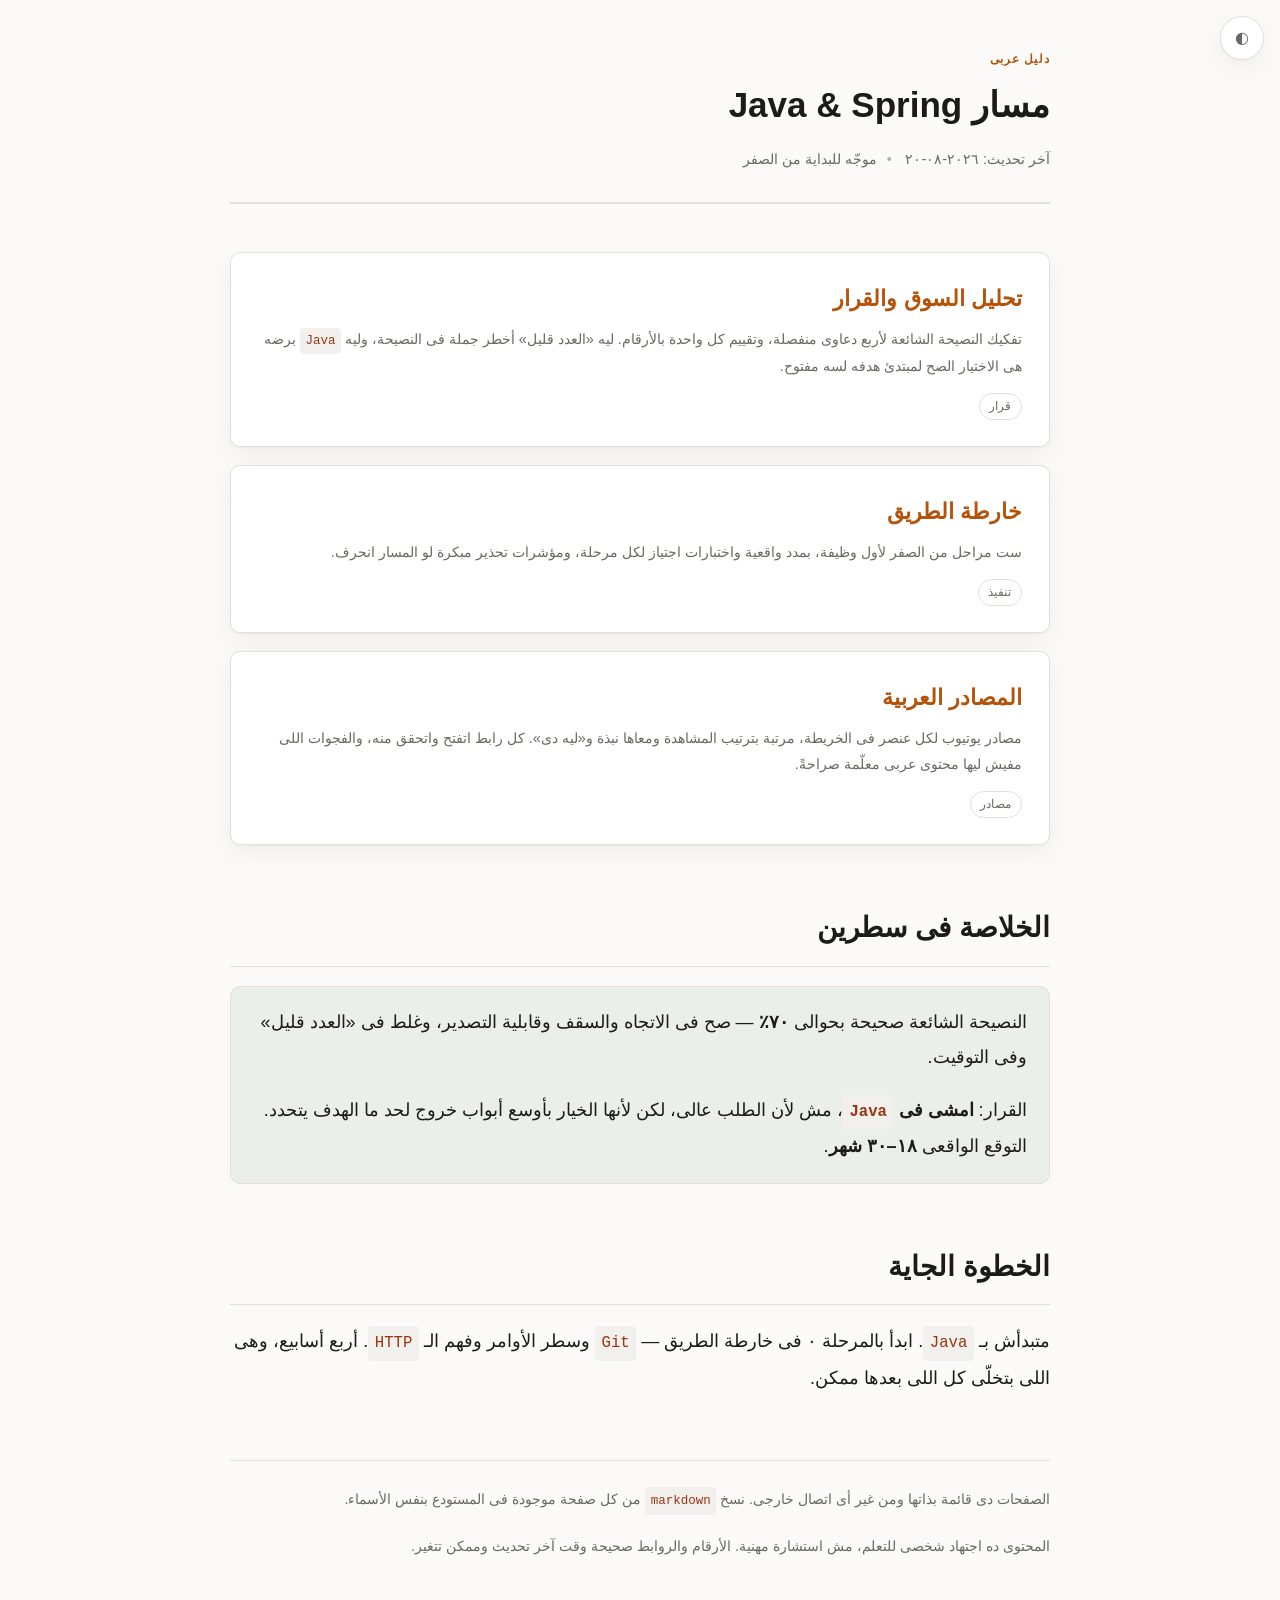
<file: docs/index.html>
<!DOCTYPE html>
<html lang="ar" dir="rtl">
<head>
<meta charset="utf-8">
<meta name="viewport" content="width=device-width, initial-scale=1">
<title>مسار Java &amp; Spring</title>
<link rel="stylesheet" href="_style.css">
<script>(function(){try{var t=localStorage.getItem('jsp-theme');if(t)document.documentElement.setAttribute('data-theme',t)}catch(e){}})();</script>
<style>
  .docgrid { display: grid; gap: 1.1rem; margin-bottom: 3rem; }
  .doclink {
    display: block;
    background: var(--surface);
    border: 1px solid var(--border);
    border-radius: var(--radius);
    padding: 1.5rem 1.7rem;
    text-decoration: none;
    color: inherit;
    box-shadow: var(--shadow);
    transition: .15s;
  }
  .doclink:hover { border-color: var(--accent); transform: translateY(-2px); }
  .doclink h2 {
    margin: 0 0 .4rem;
    color: var(--accent);
    font-size: var(--fs-lead);
    border-bottom: 0;
    padding-bottom: 0;
  }
  .doclink p { margin: 0; color: var(--muted); font-size: var(--fs-meta); line-height: 1.8; }
  .doclink .tag {
    display: inline-block;
    font-size: var(--fs-micro);
    color: var(--muted);
    border: 1px solid var(--border);
    border-radius: 999px;
    padding: .1rem .6rem;
    margin-top: .8rem;
  }
  @media (prefers-reduced-motion: reduce) {
    .doclink { transition: none; }
    .doclink:hover { transform: none; }
  }
</style>
</head>
<body>
<button class="themetoggle" id="tt" title="تبديل الثيم" aria-label="تبديل الثيم">◐</button>

<main class="wrap">

<header class="pagehead">
  <p class="eyebrow">دليل عربى</p>
  <h1>مسار Java &amp; Spring</h1>
  <p class="meta">
    <span>آخر تحديث: ٢٠٢٦-٠٨-٢٠</span>
    <span>موجّه للبداية من الصفر</span>
  </p>
</header>

<div class="docgrid">

  <a class="doclink" href="00-market-analysis.html">
    <h2>تحليل السوق والقرار</h2>
    <p>تفكيك النصيحة الشائعة لأربع دعاوى منفصلة، وتقييم كل واحدة بالأرقام. ليه «العدد قليل» أخطر جملة فى النصيحة، وليه <code>Java</code> برضه هى الاختيار الصح لمبتدئ هدفه لسه مفتوح.</p>
    <span class="tag">قرار</span>
  </a>

  <a class="doclink" href="01-roadmap.html">
    <h2>خارطة الطريق</h2>
    <p>ست مراحل من الصفر لأول وظيفة، بمدد واقعية واختبارات اجتياز لكل مرحلة، ومؤشرات تحذير مبكرة لو المسار انحرف.</p>
    <span class="tag">تنفيذ</span>
  </a>

  <a class="doclink" href="02-resources.html">
    <h2>المصادر العربية</h2>
    <p>مصادر يوتيوب لكل عنصر فى الخريطة، مرتبة بترتيب المشاهدة ومعاها نبذة و«ليه دى». كل رابط اتفتح واتحقق منه، والفجوات اللى مفيش ليها محتوى عربى معلّمة صراحةً.</p>
    <span class="tag">مصادر</span>
  </a>

</div>

<h2>الخلاصة فى سطرين</h2>

<div class="callout ok">
  <p>النصيحة الشائعة صحيحة بحوالى <strong>٧٠٪</strong> — صح فى الاتجاه والسقف وقابلية التصدير، وغلط فى «العدد قليل» وفى التوقيت.</p>
  <p>القرار: <strong>امشى فى <code>Java</code></strong>، مش لأن الطلب عالى، لكن لأنها الخيار بأوسع أبواب خروج لحد ما الهدف يتحدد. التوقع الواقعى <strong>١٨–٣٠ شهر</strong>.</p>
</div>

<h2>الخطوة الجاية</h2>

<p>متبدأش بـ <code>Java</code>. ابدأ بالمرحلة ٠ فى خارطة الطريق — <code>Git</code> وسطر الأوامر وفهم الـ <code>HTTP</code>. أربع أسابيع، وهى اللى بتخلّى كل اللى بعدها ممكن.</p>

<footer class="foot">
  <p>الصفحات دى قائمة بذاتها ومن غير أى اتصال خارجى. نسخ <code>markdown</code> من كل صفحة موجودة فى المستودع بنفس الأسماء.</p>
  <p>المحتوى ده اجتهاد شخصى للتعلم، مش استشارة مهنية. الأرقام والروابط صحيحة وقت آخر تحديث وممكن تتغير.</p>
</footer>

</main>

<script>
(function () {
  var r = document.documentElement, k = 'jsp-theme';
  document.getElementById('tt').addEventListener('click', function () {
    var dark = r.getAttribute('data-theme') === 'dark' ||
      (!r.getAttribute('data-theme') && matchMedia('(prefers-color-scheme: dark)').matches);
    var next = dark ? 'light' : 'dark';
    r.setAttribute('data-theme', next);
    try { localStorage.setItem(k, next); } catch (e) {}
  });
})();
</script>
</body>
</html>
</file>
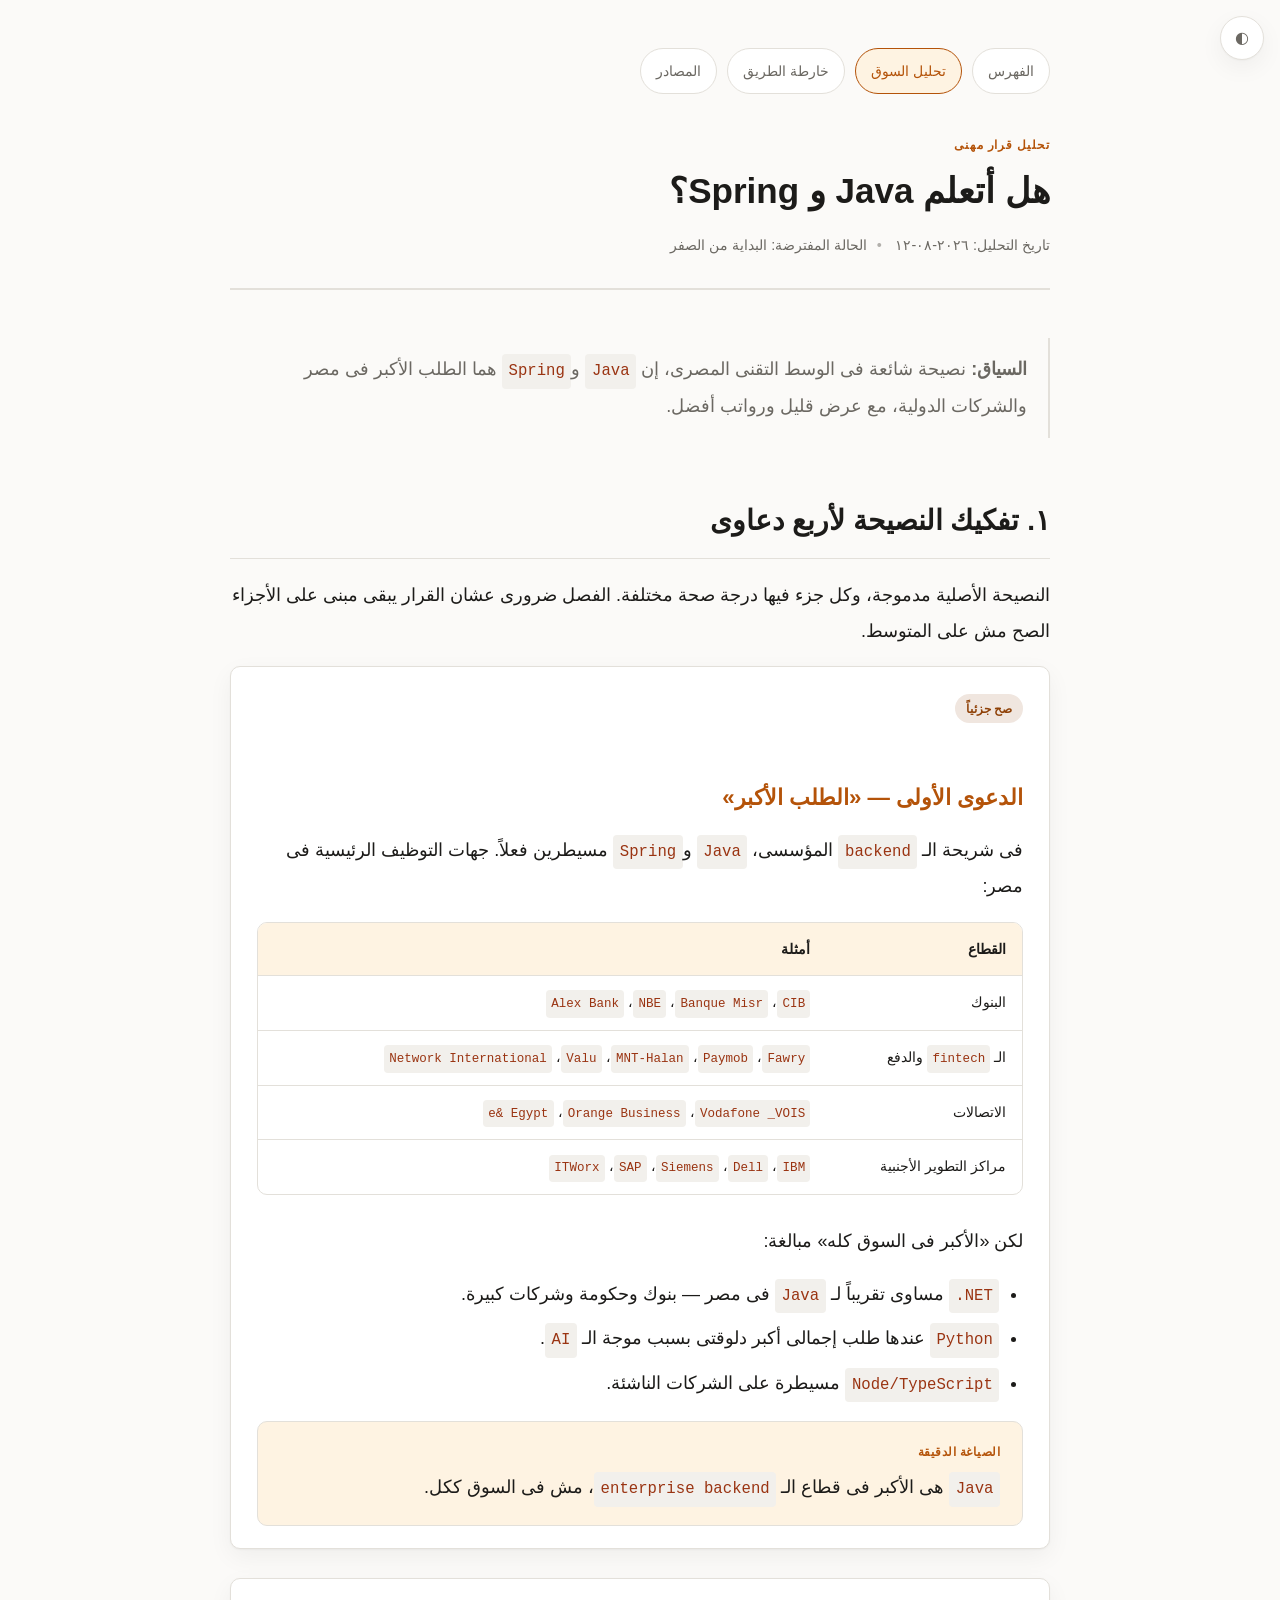
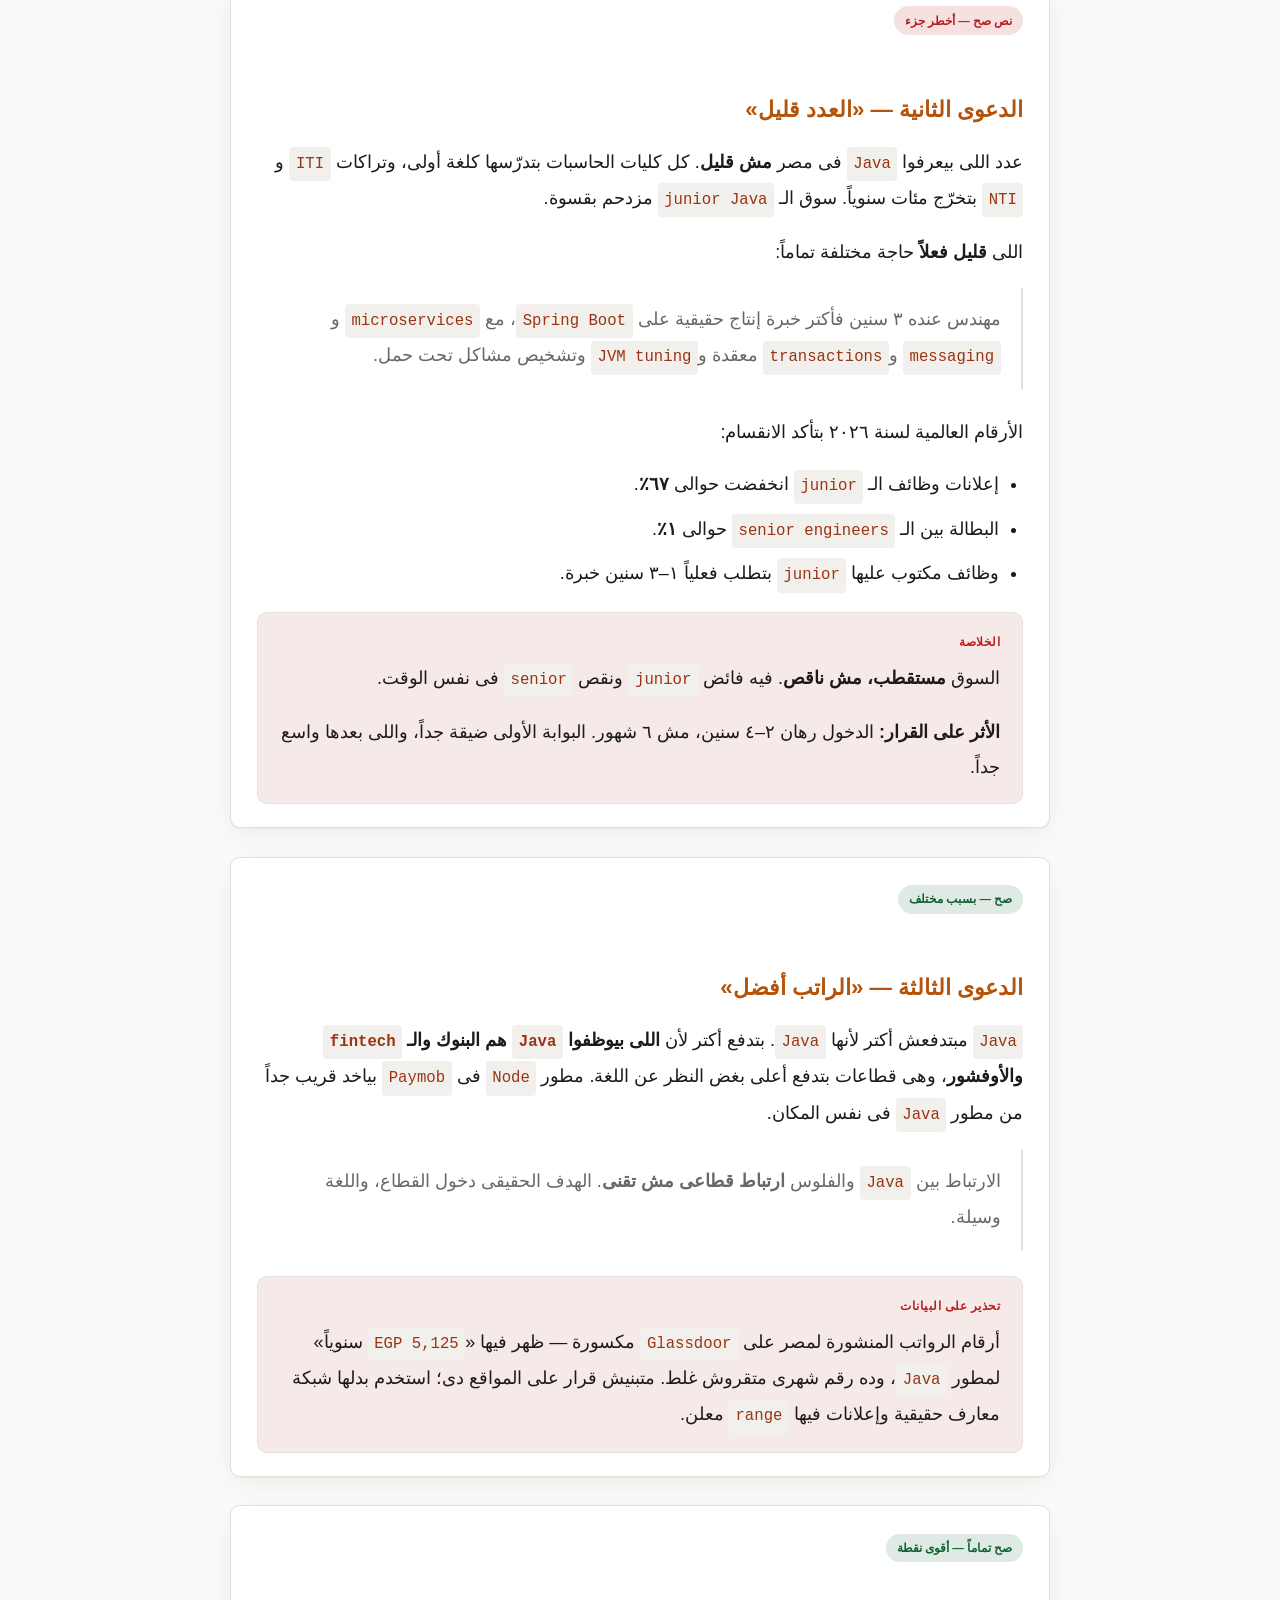
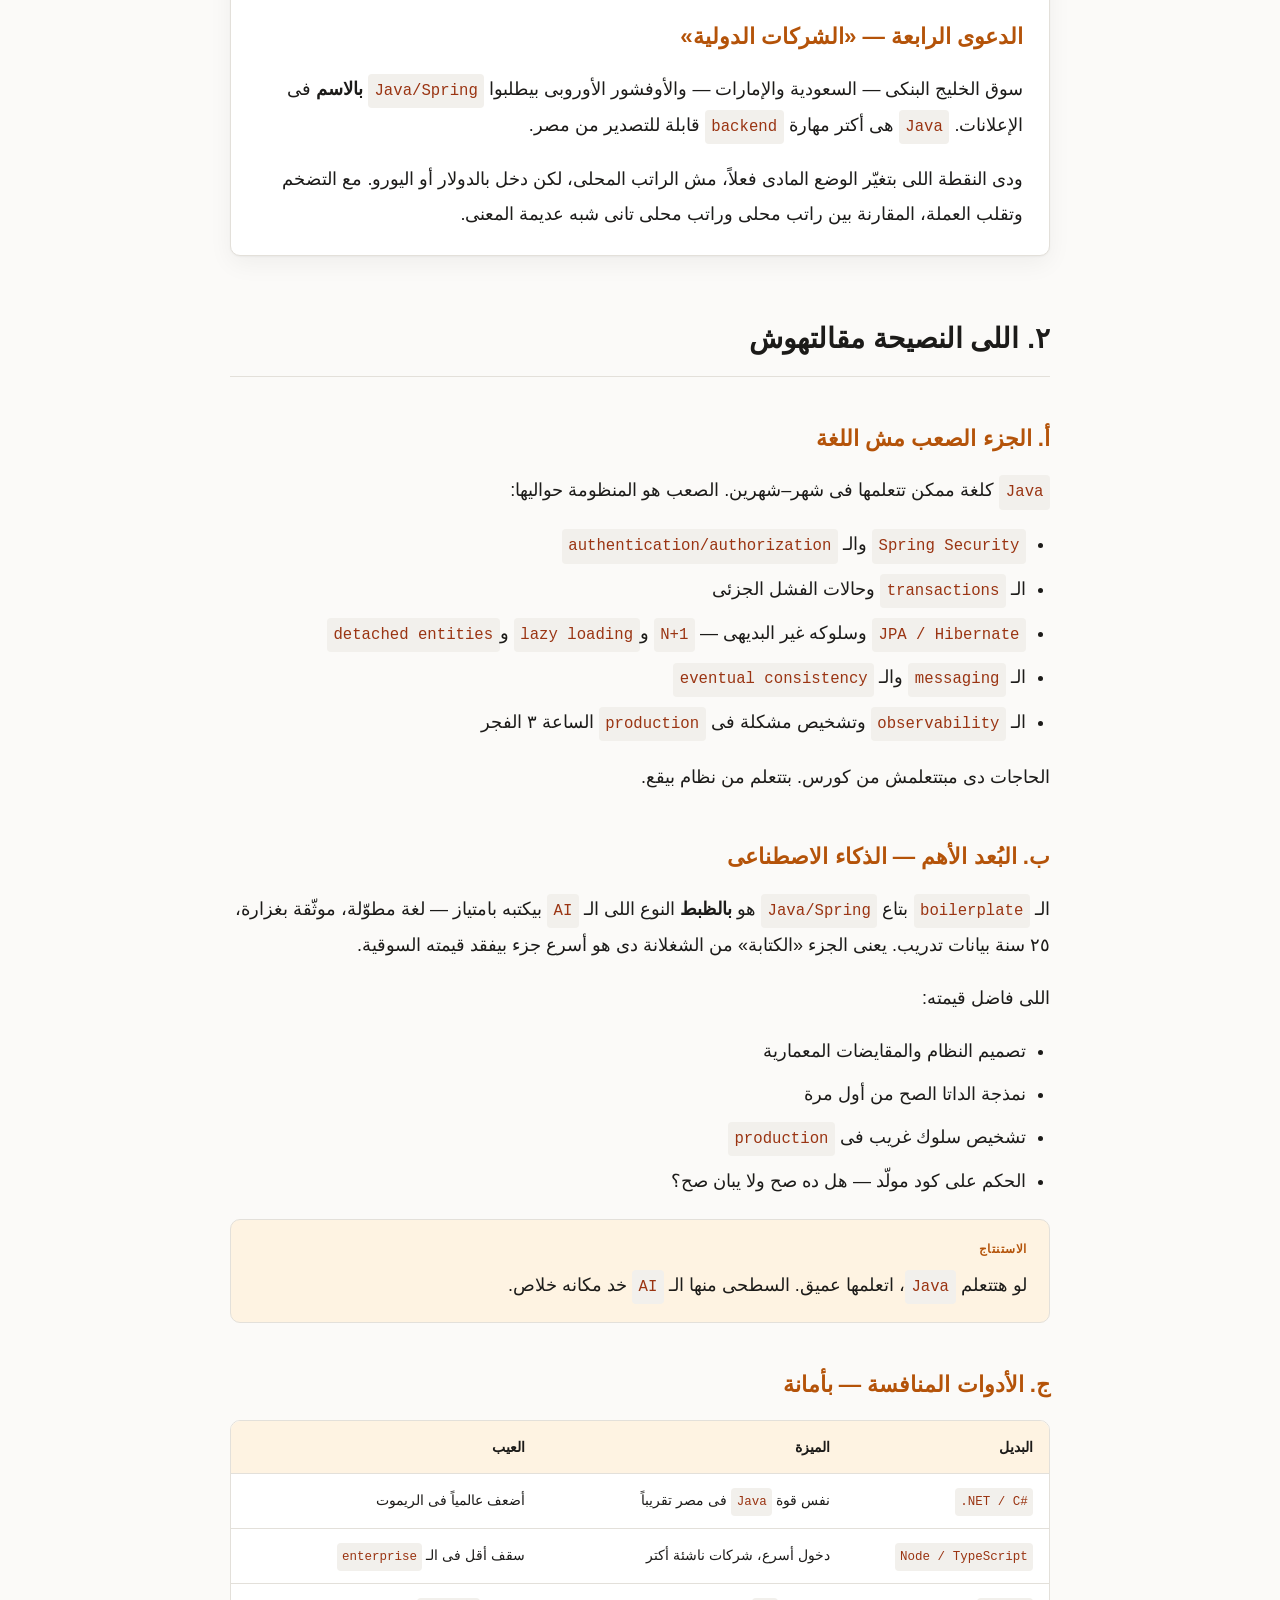
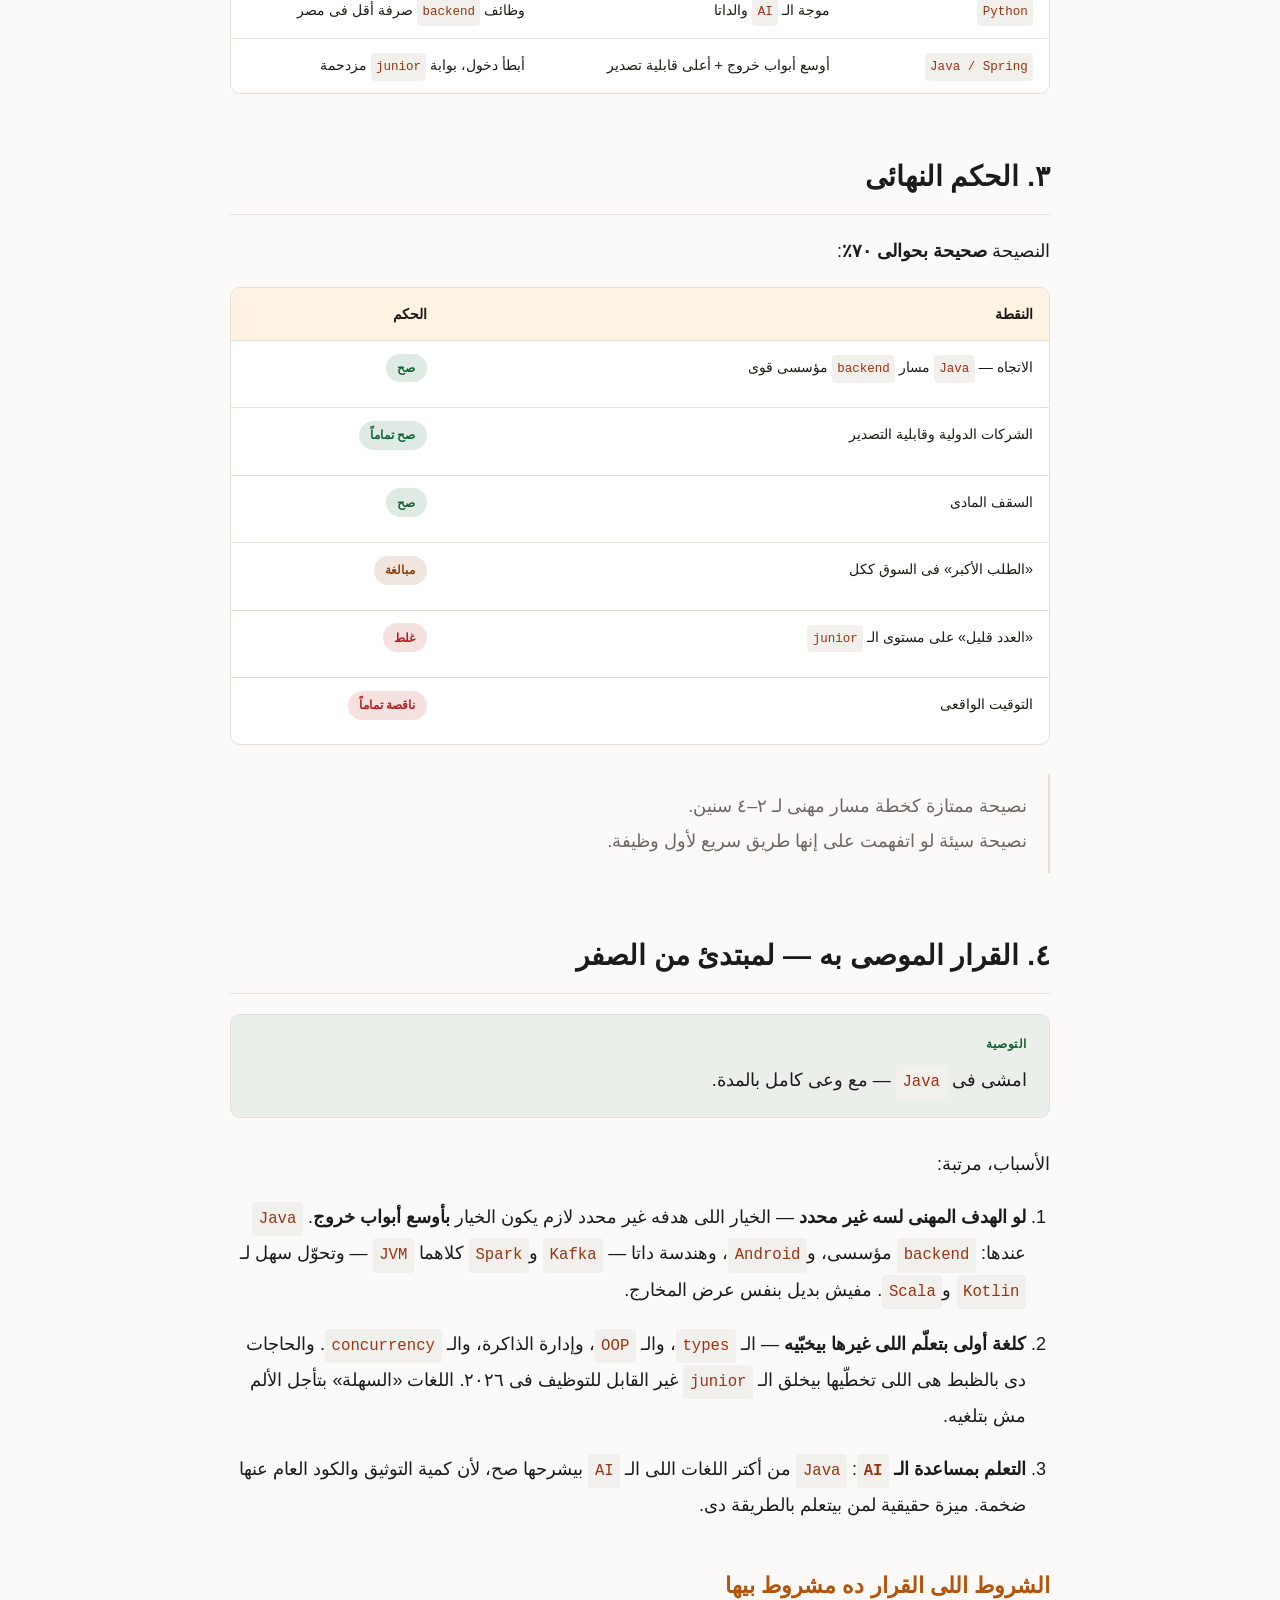
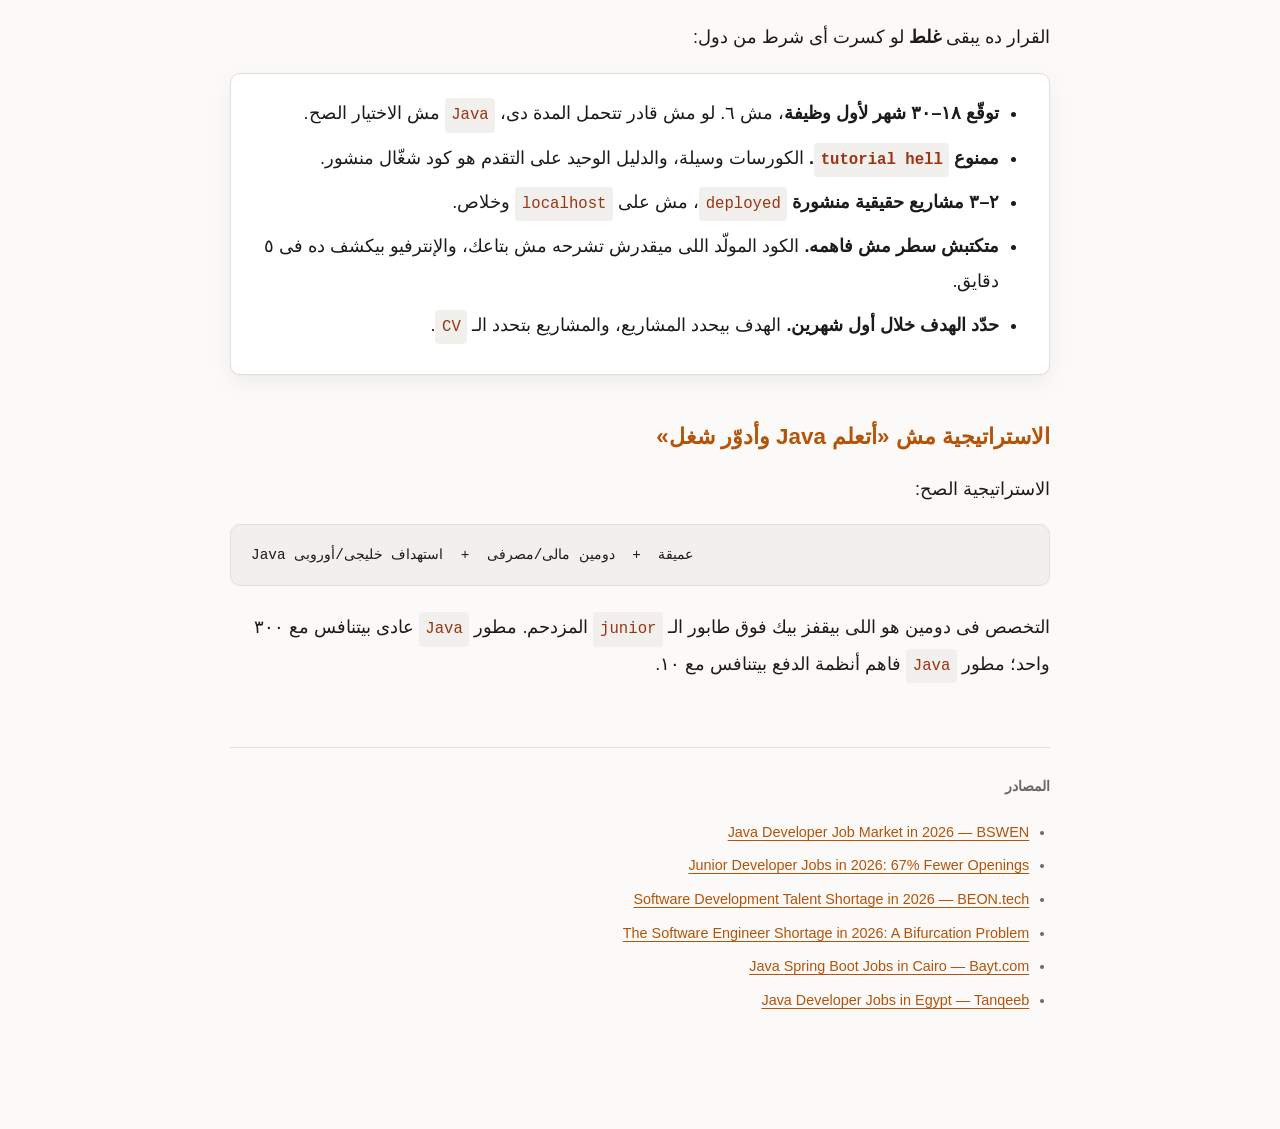
<file: docs/00-market-analysis.html>
<!DOCTYPE html>
<html lang="ar" dir="rtl">
<head>
<meta charset="utf-8">
<meta name="viewport" content="width=device-width, initial-scale=1">
<title>تحليل سوق Java &amp; Spring</title>
<link rel="stylesheet" href="_style.css">
<script>(function(){try{var t=localStorage.getItem('jsp-theme');if(t)document.documentElement.setAttribute('data-theme',t)}catch(e){}})();</script>
</head>
<body>
<button class="themetoggle" id="tt" title="تبديل الثيم" aria-label="تبديل الثيم">◐</button>

<main class="wrap">

<nav class="nav">
  <a href="index.html">الفهرس</a>
  <a href="00-market-analysis.html" aria-current="page">تحليل السوق</a>
  <a href="01-roadmap.html">خارطة الطريق</a>
  <a href="02-resources.html">المصادر</a>
</nav>

<header class="pagehead">
  <p class="eyebrow">تحليل قرار مهنى</p>
  <h1>هل أتعلم Java و Spring؟</h1>
  <p class="meta">
    <span>تاريخ التحليل: ٢٠٢٦-٠٨-١٢</span>
    <span>الحالة المفترضة: البداية من الصفر</span>
  </p>
</header>

<blockquote>
  <p><strong>السياق:</strong> نصيحة شائعة فى الوسط التقنى المصرى، إن <code>Java</code> و<code>Spring</code> هما الطلب الأكبر فى مصر والشركات الدولية، مع عرض قليل ورواتب أفضل.</p>
</blockquote>

<h2>١. تفكيك النصيحة لأربع دعاوى</h2>

<p>النصيحة الأصلية مدموجة، وكل جزء فيها درجة صحة مختلفة. الفصل ضرورى عشان القرار يبقى مبنى على الأجزاء الصح مش على المتوسط.</p>

<div class="card">
  <span class="verdict partial">صح جزئياً</span>
  <h3>الدعوى الأولى — «الطلب الأكبر»</h3>

  <p>فى شريحة الـ <code>backend</code> المؤسسى، <code>Java</code> و<code>Spring</code> مسيطرين فعلاً. جهات التوظيف الرئيسية فى مصر:</p>

  <div class="tablewrap">
  <table>
    <thead><tr><th>القطاع</th><th>أمثلة</th></tr></thead>
    <tbody>
      <tr><td>البنوك</td><td><code>CIB</code>، <code>Banque Misr</code>، <code>NBE</code>، <code>Alex Bank</code></td></tr>
      <tr><td>الـ <code>fintech</code> والدفع</td><td><code>Fawry</code>، <code>Paymob</code>، <code>MNT-Halan</code>، <code>Valu</code>، <code>Network International</code></td></tr>
      <tr><td>الاتصالات</td><td><code>Vodafone _VOIS</code>، <code>Orange Business</code>، <code>e&amp; Egypt</code></td></tr>
      <tr><td>مراكز التطوير الأجنبية</td><td><code>IBM</code>، <code>Dell</code>، <code>Siemens</code>، <code>SAP</code>، <code>ITWorx</code></td></tr>
    </tbody>
  </table>
  </div>

  <p>لكن «الأكبر فى السوق كله» مبالغة:</p>
  <ul>
    <li><code>.NET</code> مساوى تقريباً لـ <code>Java</code> فى مصر — بنوك وحكومة وشركات كبيرة.</li>
    <li><code>Python</code> عندها طلب إجمالى أكبر دلوقتى بسبب موجة الـ <code>AI</code>.</li>
    <li><code>Node/TypeScript</code> مسيطرة على الشركات الناشئة.</li>
  </ul>

  <div class="callout">
    <p class="callout-title">الصياغة الدقيقة</p>
    <p><code>Java</code> هى الأكبر فى قطاع الـ <code>enterprise backend</code>، مش فى السوق ككل.</p>
  </div>
</div>

<div class="card">
  <span class="verdict false">نص صح — أخطر جزء</span>
  <h3>الدعوى الثانية — «العدد قليل»</h3>

  <p>عدد اللى بيعرفوا <code>Java</code> فى مصر <strong>مش قليل</strong>. كل كليات الحاسبات بتدرّسها كلغة أولى، وتراكات <code>ITI</code> و<code>NTI</code> بتخرّج مئات سنوياً. سوق الـ <code>junior Java</code> مزدحم بقسوة.</p>

  <p>اللى <strong>قليل فعلاً</strong> حاجة مختلفة تماماً:</p>

  <blockquote>
    <p>مهندس عنده ٣ سنين فأكتر خبرة إنتاج حقيقية على <code>Spring Boot</code>، مع <code>microservices</code> و<code>messaging</code> و<code>transactions</code> معقدة و<code>JVM tuning</code> وتشخيص مشاكل تحت حمل.</p>
  </blockquote>

  <p>الأرقام العالمية لسنة ٢٠٢٦ بتأكد الانقسام:</p>
  <ul>
    <li>إعلانات وظائف الـ <code>junior</code> انخفضت حوالى <strong>٦٧٪</strong>.</li>
    <li>البطالة بين الـ <code>senior engineers</code> حوالى <strong>١٪</strong>.</li>
    <li>وظائف مكتوب عليها <code>junior</code> بتطلب فعلياً ١–٣ سنين خبرة.</li>
  </ul>

  <div class="callout bad">
    <p class="callout-title">الخلاصة</p>
    <p>السوق <strong>مستقطب، مش ناقص</strong>. فيه فائض <code>junior</code> ونقص <code>senior</code> فى نفس الوقت.</p>
    <p><strong>الأثر على القرار:</strong> الدخول رهان ٢–٤ سنين، مش ٦ شهور. البوابة الأولى ضيقة جداً، واللى بعدها واسع جداً.</p>
  </div>
</div>

<div class="card">
  <span class="verdict true">صح — بسبب مختلف</span>
  <h3>الدعوى الثالثة — «الراتب أفضل»</h3>

  <p><code>Java</code> مبتدفعش أكتر لأنها <code>Java</code>. بتدفع أكتر لأن <strong>اللى بيوظفوا <code>Java</code> هم البنوك والـ <code>fintech</code> والأوفشور</strong>، وهى قطاعات بتدفع أعلى بغض النظر عن اللغة. مطور <code>Node</code> فى <code>Paymob</code> بياخد قريب جداً من مطور <code>Java</code> فى نفس المكان.</p>

  <blockquote>
    <p>الارتباط بين <code>Java</code> والفلوس <strong>ارتباط قطاعى مش تقنى</strong>. الهدف الحقيقى دخول القطاع، واللغة وسيلة.</p>
  </blockquote>

  <div class="callout bad">
    <p class="callout-title">تحذير على البيانات</p>
    <p>أرقام الرواتب المنشورة لمصر على <code>Glassdoor</code> مكسورة — ظهر فيها «<code>EGP 5,125</code> سنوياً» لمطور <code>Java</code>، وده رقم شهرى متقروش غلط. متبنيش قرار على المواقع دى؛ استخدم بدلها شبكة معارف حقيقية وإعلانات فيها <code>range</code> معلن.</p>
  </div>
</div>

<div class="card">
  <span class="verdict true">صح تماماً — أقوى نقطة</span>
  <h3>الدعوى الرابعة — «الشركات الدولية»</h3>

  <p>سوق الخليج البنكى — السعودية والإمارات — والأوفشور الأوروبى بيطلبوا <code>Java/Spring</code> <strong>بالاسم</strong> فى الإعلانات. <code>Java</code> هى أكتر مهارة <code>backend</code> قابلة للتصدير من مصر.</p>

  <p>ودى النقطة اللى بتغيّر الوضع المادى فعلاً، مش الراتب المحلى، لكن دخل بالدولار أو اليورو. مع التضخم وتقلب العملة، المقارنة بين راتب محلى وراتب محلى تانى شبه عديمة المعنى.</p>
</div>

<h2>٢. اللى النصيحة مقالتهوش</h2>

<h3>أ. الجزء الصعب مش اللغة</h3>

<p><code>Java</code> كلغة ممكن تتعلمها فى شهر–شهرين. الصعب هو المنظومة حواليها:</p>

<ul>
  <li><code>Spring Security</code> والـ <code>authentication/authorization</code></li>
  <li>الـ <code>transactions</code> وحالات الفشل الجزئى</li>
  <li><code>JPA / Hibernate</code> وسلوكه غير البديهى — <code>N+1</code> و<code>lazy loading</code> و<code>detached entities</code></li>
  <li>الـ <code>messaging</code> والـ <code>eventual consistency</code></li>
  <li>الـ <code>observability</code> وتشخيص مشكلة فى <code>production</code> الساعة ٣ الفجر</li>
</ul>

<p>الحاجات دى مبتتعلمش من كورس. بتتعلم من نظام بيقع.</p>

<h3>ب. البُعد الأهم — الذكاء الاصطناعى</h3>

<p>الـ <code>boilerplate</code> بتاع <code>Java/Spring</code> هو <strong>بالظبط</strong> النوع اللى الـ <code>AI</code> بيكتبه بامتياز — لغة مطوّلة، موثّقة بغزارة، ٢٥ سنة بيانات تدريب. يعنى الجزء «الكتابة» من الشغلانة دى هو أسرع جزء بيفقد قيمته السوقية.</p>

<p>اللى فاضل قيمته:</p>
<ul>
  <li>تصميم النظام والمقايضات المعمارية</li>
  <li>نمذجة الداتا الصح من أول مرة</li>
  <li>تشخيص سلوك غريب فى <code>production</code></li>
  <li>الحكم على كود مولّد — هل ده صح ولا يبان صح؟</li>
</ul>

<div class="callout">
  <p class="callout-title">الاستنتاج</p>
  <p>لو هتتعلم <code>Java</code>، اتعلمها عميق. السطحى منها الـ <code>AI</code> خد مكانه خلاص.</p>
</div>

<h3>ج. الأدوات المنافسة — بأمانة</h3>

<div class="tablewrap">
<table>
  <thead><tr><th>البديل</th><th>الميزة</th><th>العيب</th></tr></thead>
  <tbody>
    <tr><td><code>.NET / C#</code></td><td>نفس قوة <code>Java</code> فى مصر تقريباً</td><td>أضعف عالمياً فى الريموت</td></tr>
    <tr><td><code>Node / TypeScript</code></td><td>دخول أسرع، شركات ناشئة أكتر</td><td>سقف أقل فى الـ <code>enterprise</code></td></tr>
    <tr><td><code>Python</code></td><td>موجة الـ <code>AI</code> والداتا</td><td>وظائف <code>backend</code> صرفة أقل فى مصر</td></tr>
    <tr><td><code>Java / Spring</code></td><td>أوسع أبواب خروج + أعلى قابلية تصدير</td><td>أبطأ دخول، بوابة <code>junior</code> مزدحمة</td></tr>
  </tbody>
</table>
</div>

<h2>٣. الحكم النهائى</h2>

<p>النصيحة <strong>صحيحة بحوالى ٧٠٪</strong>:</p>

<div class="tablewrap">
<table>
  <thead><tr><th>النقطة</th><th>الحكم</th></tr></thead>
  <tbody>
    <tr><td>الاتجاه — <code>Java</code> مسار <code>backend</code> مؤسسى قوى</td><td><span class="verdict true">صح</span></td></tr>
    <tr><td>الشركات الدولية وقابلية التصدير</td><td><span class="verdict true">صح تماماً</span></td></tr>
    <tr><td>السقف المادى</td><td><span class="verdict true">صح</span></td></tr>
    <tr><td>«الطلب الأكبر» فى السوق ككل</td><td><span class="verdict partial">مبالغة</span></td></tr>
    <tr><td>«العدد قليل» على مستوى الـ <code>junior</code></td><td><span class="verdict false">غلط</span></td></tr>
    <tr><td>التوقيت الواقعى</td><td><span class="verdict false">ناقصة تماماً</span></td></tr>
  </tbody>
</table>
</div>

<blockquote>
  <p>نصيحة ممتازة كخطة مسار مهنى لـ ٢–٤ سنين.<br>
  نصيحة سيئة لو اتفهمت على إنها طريق سريع لأول وظيفة.</p>
</blockquote>

<h2>٤. القرار الموصى به — لمبتدئ من الصفر</h2>

<div class="callout ok">
  <p class="callout-title">التوصية</p>
  <p>امشى فى <code>Java</code> — مع وعى كامل بالمدة.</p>
</div>

<p>الأسباب، مرتبة:</p>

<ol>
  <li><p><strong>لو الهدف المهنى لسه غير محدد</strong> — الخيار اللى هدفه غير محدد لازم يكون الخيار <strong>بأوسع أبواب خروج</strong>. <code>Java</code> عندها: <code>backend</code> مؤسسى، و<code>Android</code>، وهندسة داتا — <code>Kafka</code> و<code>Spark</code> كلاهما <code>JVM</code> — وتحوّل سهل لـ <code>Kotlin</code> و<code>Scala</code>. مفيش بديل بنفس عرض المخارج.</p></li>
  <li><p><strong>كلغة أولى بتعلّم اللى غيرها بيخبّيه</strong> — الـ <code>types</code>، والـ <code>OOP</code>، وإدارة الذاكرة، والـ <code>concurrency</code>. والحاجات دى بالظبط هى اللى تخطّيها بيخلق الـ <code>junior</code> غير القابل للتوظيف فى ٢٠٢٦. اللغات «السهلة» بتأجل الألم مش بتلغيه.</p></li>
  <li><p><strong>التعلم بمساعدة الـ <code>AI</code></strong>: <code>Java</code> من أكتر اللغات اللى الـ <code>AI</code> بيشرحها صح، لأن كمية التوثيق والكود العام عنها ضخمة. ميزة حقيقية لمن بيتعلم بالطريقة دى.</p></li>
</ol>

<h3>الشروط اللى القرار ده مشروط بيها</h3>

<p>القرار ده يبقى <strong>غلط</strong> لو كسرت أى شرط من دول:</p>

<div class="card">
<ul>
  <li><strong>توقّع ١٨–٣٠ شهر لأول وظيفة</strong>، مش ٦. لو مش قادر تتحمل المدة دى، <code>Java</code> مش الاختيار الصح.</li>
  <li><strong>ممنوع <code>tutorial hell</code>.</strong> الكورسات وسيلة، والدليل الوحيد على التقدم هو كود شغّال منشور.</li>
  <li><strong>٢–٣ مشاريع حقيقية منشورة</strong> <code>deployed</code>، مش على <code>localhost</code> وخلاص.</li>
  <li><strong>متكتبش سطر مش فاهمه.</strong> الكود المولّد اللى ميقدرش تشرحه مش بتاعك، والإنترفيو بيكشف ده فى ٥ دقايق.</li>
  <li><strong>حدّد الهدف خلال أول شهرين.</strong> الهدف بيحدد المشاريع، والمشاريع بتحدد الـ <code>CV</code>.</li>
</ul>
</div>

<h3>الاستراتيجية مش «أتعلم Java وأدوّر شغل»</h3>

<p>الاستراتيجية الصح:</p>

<pre><code>Java عميقة  +  دومين مالى/مصرفى  +  استهداف خليجى/أوروبى</code></pre>

<p>التخصص فى دومين هو اللى بيقفز بيك فوق طابور الـ <code>junior</code> المزدحم. مطور <code>Java</code> عادى بيتنافس مع ٣٠٠ واحد؛ مطور <code>Java</code> فاهم أنظمة الدفع بيتنافس مع ١٠.</p>

<footer class="foot">
  <p><strong>المصادر</strong></p>
  <ul>
    <li><a href="https://docs.bswen.com/blog/2026-02-24-java-job-market-2026/">Java Developer Job Market in 2026 — BSWEN</a></li>
    <li><a href="https://www.danilchenko.dev/posts/junior-developer-jobs-2026/">Junior Developer Jobs in 2026: 67% Fewer Openings</a></li>
    <li><a href="https://beon.tech/blog/software-development-talent-shortage/">Software Development Talent Shortage in 2026 — BEON.tech</a></li>
    <li><a href="https://www.globalsoftwarecompanies.com/software-engineer-shortage">The Software Engineer Shortage in 2026: A Bifurcation Problem</a></li>
    <li><a href="https://www.bayt.com/en/egypt/jobs/java-spring-boot-jobs-in-cairo/">Java Spring Boot Jobs in Cairo — Bayt.com</a></li>
    <li><a href="https://egypt.tanqeeb.com/s/jobs/Java-Developer-jobs">Java Developer Jobs in Egypt — Tanqeeb</a></li>
  </ul>
</footer>

</main>

<script>
(function () {
  var r = document.documentElement, k = 'jsp-theme';
  document.getElementById('tt').addEventListener('click', function () {
    var dark = r.getAttribute('data-theme') === 'dark' ||
      (!r.getAttribute('data-theme') && matchMedia('(prefers-color-scheme: dark)').matches);
    var next = dark ? 'light' : 'dark';
    r.setAttribute('data-theme', next);
    try { localStorage.setItem(k, next); } catch (e) {}
  });
})();
</script>
</body>
</html>
</file>
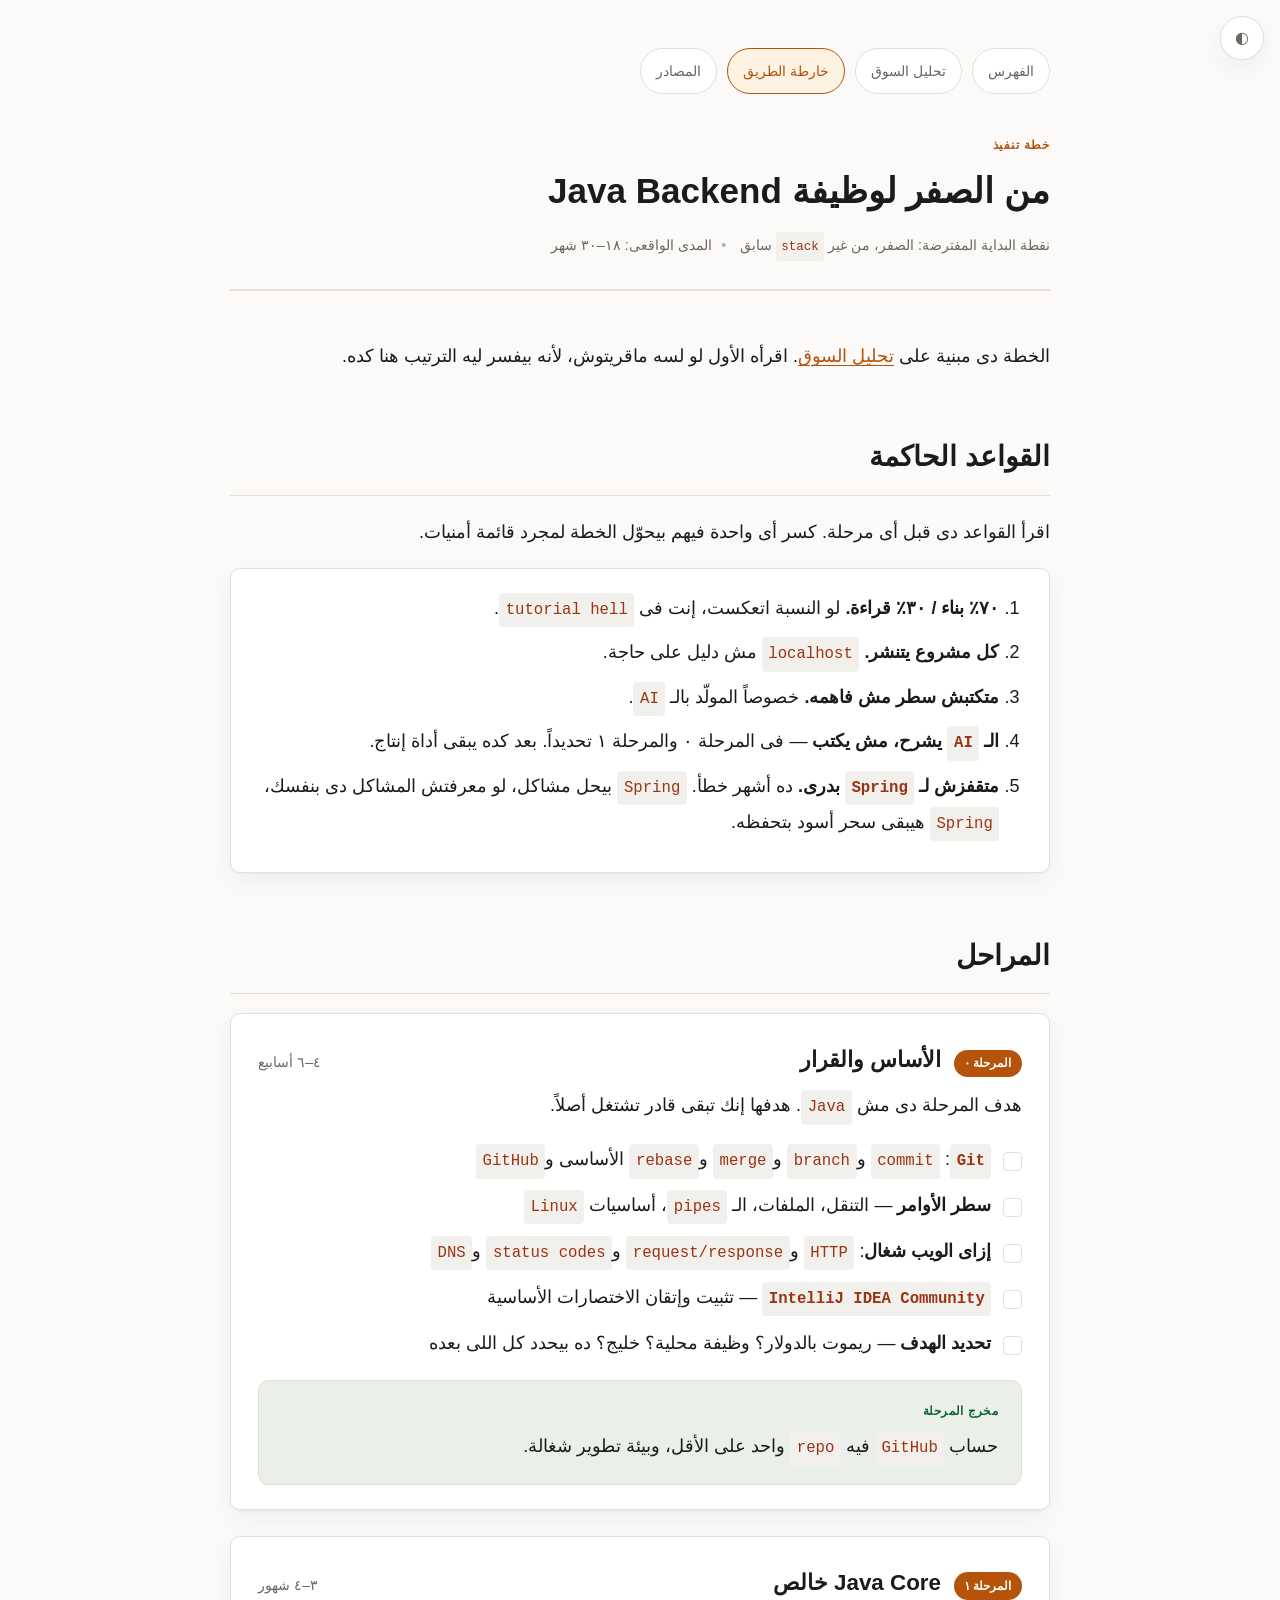
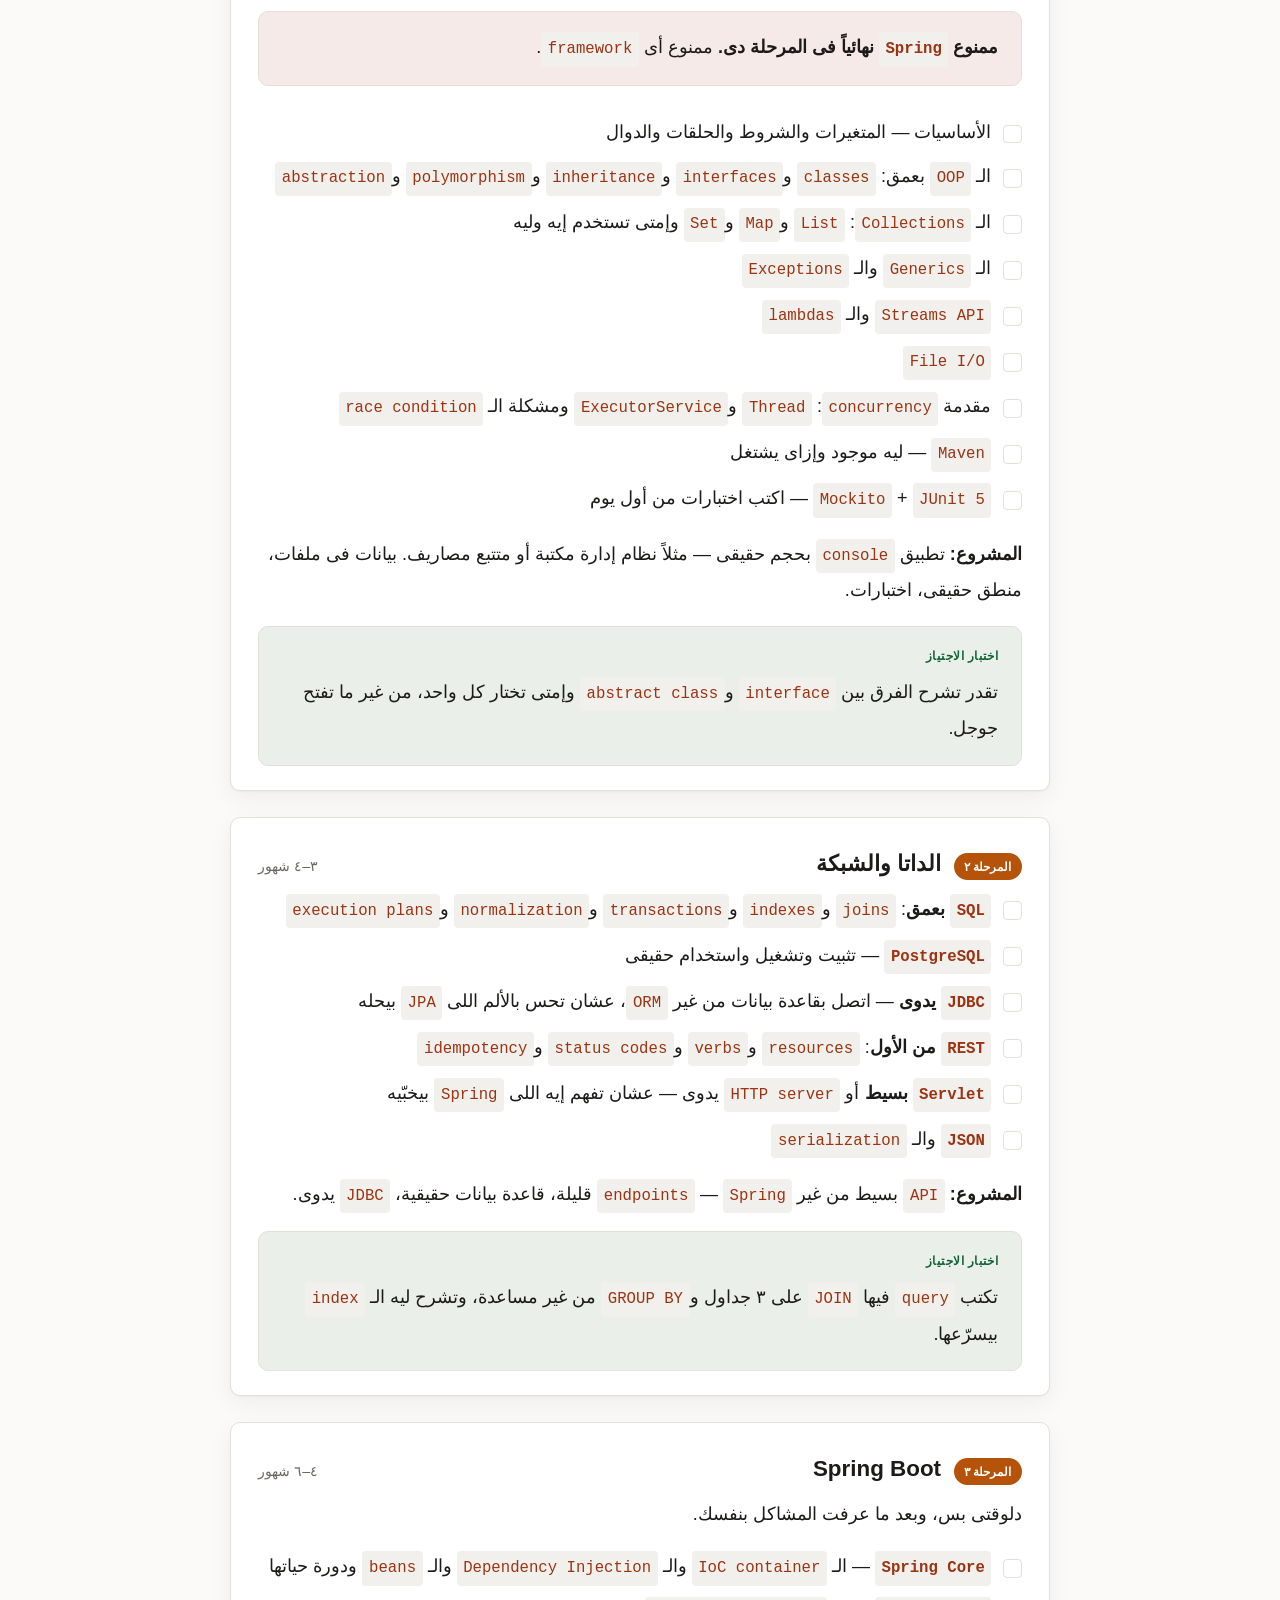
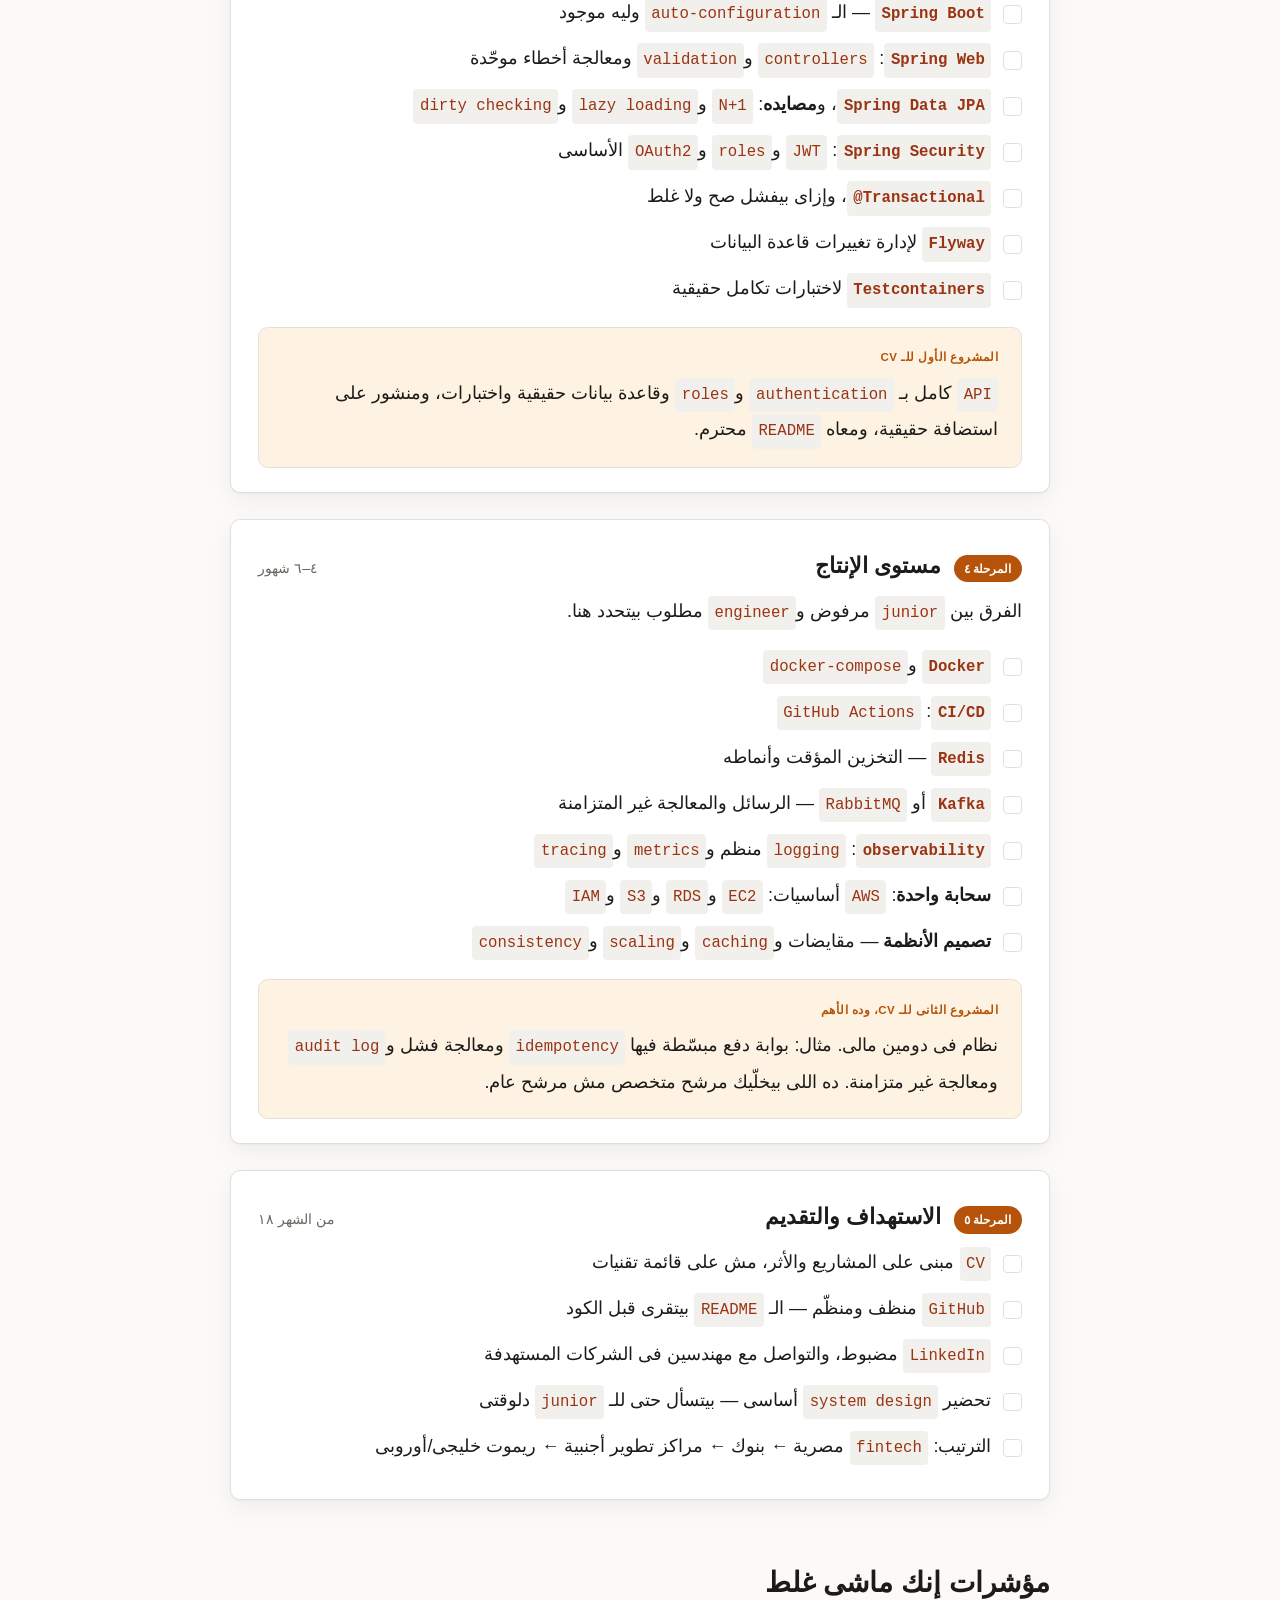
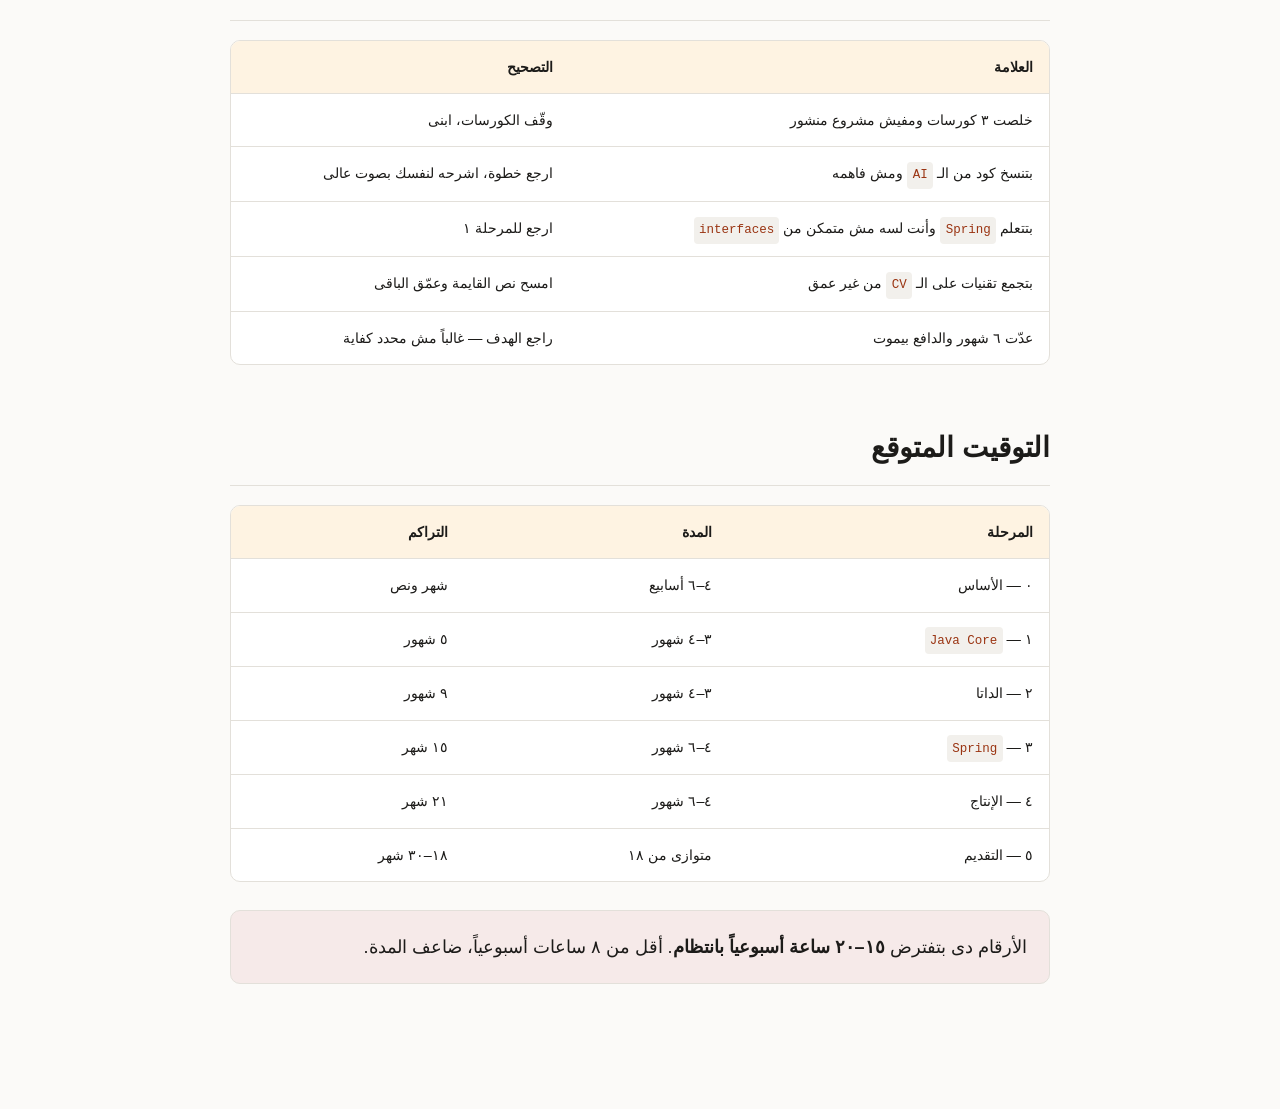
<file: docs/01-roadmap.html>
<!DOCTYPE html>
<html lang="ar" dir="rtl">
<head>
<meta charset="utf-8">
<meta name="viewport" content="width=device-width, initial-scale=1">
<title>خارطة طريق Java Backend</title>
<link rel="stylesheet" href="_style.css">
<script>(function(){try{var t=localStorage.getItem('jsp-theme');if(t)document.documentElement.setAttribute('data-theme',t)}catch(e){}})();</script>
</head>
<body>
<button class="themetoggle" id="tt" title="تبديل الثيم" aria-label="تبديل الثيم">◐</button>

<main class="wrap">

<nav class="nav">
  <a href="index.html">الفهرس</a>
  <a href="00-market-analysis.html">تحليل السوق</a>
  <a href="01-roadmap.html" aria-current="page">خارطة الطريق</a>
  <a href="02-resources.html">المصادر</a>
</nav>

<header class="pagehead">
  <p class="eyebrow">خطة تنفيذ</p>
  <h1>من الصفر لوظيفة Java Backend</h1>
  <p class="meta">
    <span>نقطة البداية المفترضة: الصفر، من غير <code>stack</code> سابق</span>
    <span>المدى الواقعى: ١٨–٣٠ شهر</span>
  </p>
</header>

<p>الخطة دى مبنية على <a href="00-market-analysis.html">تحليل السوق</a>. اقرأه الأول لو لسه ماقريتوش، لأنه بيفسر ليه الترتيب هنا كده.</p>

<h2>القواعد الحاكمة</h2>

<p>اقرأ القواعد دى قبل أى مرحلة. كسر أى واحدة فيهم بيحوّل الخطة لمجرد قائمة أمنيات.</p>

<div class="card">
<ol>
  <li><strong>٧٠٪ بناء / ٣٠٪ قراءة.</strong> لو النسبة اتعكست، إنت فى <code>tutorial hell</code>.</li>
  <li><strong>كل مشروع يتنشر.</strong> <code>localhost</code> مش دليل على حاجة.</li>
  <li><strong>متكتبش سطر مش فاهمه.</strong> خصوصاً المولّد بالـ <code>AI</code>.</li>
  <li><strong>الـ <code>AI</code> يشرح، مش يكتب</strong> — فى المرحلة ٠ والمرحلة ١ تحديداً. بعد كده يبقى أداة إنتاج.</li>
  <li><strong>متقفزش لـ <code>Spring</code> بدرى.</strong> ده أشهر خطأ. <code>Spring</code> بيحل مشاكل، لو معرفتش المشاكل دى بنفسك، <code>Spring</code> هيبقى سحر أسود بتحفظه.</li>
</ol>
</div>

<h2>المراحل</h2>

<div class="phase">
  <div class="phase-head">
    <span class="phase-num">المرحلة ٠</span>
    <h3>الأساس والقرار</h3>
    <span class="phase-dur">٤–٦ أسابيع</span>
  </div>

  <p>هدف المرحلة دى مش <code>Java</code>. هدفها إنك تبقى قادر تشتغل أصلاً.</p>

  <ul class="checklist">
    <li><strong><code>Git</code></strong>: <code>commit</code> و<code>branch</code> و<code>merge</code> و<code>rebase</code> الأساسى و<code>GitHub</code></li>
    <li><strong>سطر الأوامر</strong> — التنقل، الملفات، الـ <code>pipes</code>، أساسيات <code>Linux</code></li>
    <li><strong>إزاى الويب شغال</strong>: <code>HTTP</code> و<code>request/response</code> و<code>status codes</code> و<code>DNS</code></li>
    <li><strong><code>IntelliJ IDEA Community</code></strong> — تثبيت وإتقان الاختصارات الأساسية</li>
    <li><strong>تحديد الهدف</strong> — ريموت بالدولار؟ وظيفة محلية؟ خليج؟ ده بيحدد كل اللى بعده</li>
  </ul>

  <div class="callout ok">
    <p class="callout-title">مخرج المرحلة</p>
    <p>حساب <code>GitHub</code> فيه <code>repo</code> واحد على الأقل، وبيئة تطوير شغالة.</p>
  </div>
</div>

<div class="phase">
  <div class="phase-head">
    <span class="phase-num">المرحلة ١</span>
    <h3>Java Core خالص</h3>
    <span class="phase-dur">٣–٤ شهور</span>
  </div>

  <div class="callout bad">
    <p><strong>ممنوع <code>Spring</code> نهائياً فى المرحلة دى.</strong> ممنوع أى <code>framework</code>.</p>
  </div>

  <ul class="checklist">
    <li>الأساسيات — المتغيرات والشروط والحلقات والدوال</li>
    <li>الـ <code>OOP</code> بعمق: <code>classes</code> و<code>interfaces</code> و<code>inheritance</code> و<code>polymorphism</code> و<code>abstraction</code></li>
    <li>الـ <code>Collections</code>: <code>List</code> و<code>Map</code> و<code>Set</code> وإمتى تستخدم إيه وليه</li>
    <li>الـ <code>Generics</code> والـ <code>Exceptions</code></li>
    <li><code>Streams API</code> والـ <code>lambdas</code></li>
    <li><code>File I/O</code></li>
    <li>مقدمة <code>concurrency</code>: <code>Thread</code> و<code>ExecutorService</code> ومشكلة الـ <code>race condition</code></li>
    <li><code>Maven</code> — ليه موجود وإزاى يشتغل</li>
    <li><code>JUnit 5</code> + <code>Mockito</code> — اكتب اختبارات من أول يوم</li>
  </ul>

  <p><strong>المشروع:</strong> تطبيق <code>console</code> بحجم حقيقى — مثلاً نظام إدارة مكتبة أو متتبع مصاريف. بيانات فى ملفات، منطق حقيقى، اختبارات.</p>

  <div class="callout ok">
    <p class="callout-title">اختبار الاجتياز</p>
    <p>تقدر تشرح الفرق بين <code>interface</code> و<code>abstract class</code> وإمتى تختار كل واحد، من غير ما تفتح جوجل.</p>
  </div>
</div>

<div class="phase">
  <div class="phase-head">
    <span class="phase-num">المرحلة ٢</span>
    <h3>الداتا والشبكة</h3>
    <span class="phase-dur">٣–٤ شهور</span>
  </div>

  <ul class="checklist">
    <li><strong><code>SQL</code> بعمق</strong>: <code>joins</code> و<code>indexes</code> و<code>transactions</code> و<code>normalization</code> و<code>execution plans</code></li>
    <li><strong><code>PostgreSQL</code></strong> — تثبيت وتشغيل واستخدام حقيقى</li>
    <li><strong><code>JDBC</code> يدوى</strong> — اتصل بقاعدة بيانات من غير <code>ORM</code>، عشان تحس بالألم اللى <code>JPA</code> بيحله</li>
    <li><strong><code>REST</code> من الأول</strong>: <code>resources</code> و<code>verbs</code> و<code>status codes</code> و<code>idempotency</code></li>
    <li><strong><code>Servlet</code> بسيط</strong> أو <code>HTTP server</code> يدوى — عشان تفهم إيه اللى <code>Spring</code> بيخبّيه</li>
    <li><strong><code>JSON</code></strong> والـ <code>serialization</code></li>
  </ul>

  <p><strong>المشروع:</strong> <code>API</code> بسيط من غير <code>Spring</code> — <code>endpoints</code> قليلة، قاعدة بيانات حقيقية، <code>JDBC</code> يدوى.</p>

  <div class="callout ok">
    <p class="callout-title">اختبار الاجتياز</p>
    <p>تكتب <code>query</code> فيها <code>JOIN</code> على ٣ جداول و<code>GROUP BY</code> من غير مساعدة، وتشرح ليه الـ <code>index</code> بيسرّعها.</p>
  </div>
</div>

<div class="phase">
  <div class="phase-head">
    <span class="phase-num">المرحلة ٣</span>
    <h3>Spring Boot</h3>
    <span class="phase-dur">٤–٦ شهور</span>
  </div>

  <p>دلوقتى بس، وبعد ما عرفت المشاكل بنفسك.</p>

  <ul class="checklist">
    <li><strong><code>Spring Core</code></strong> — الـ <code>IoC container</code> والـ <code>Dependency Injection</code> والـ <code>beans</code> ودورة حياتها</li>
    <li><strong><code>Spring Boot</code></strong> — الـ <code>auto-configuration</code> وليه موجود</li>
    <li><strong><code>Spring Web</code></strong>: <code>controllers</code> و<code>validation</code> ومعالجة أخطاء موحّدة</li>
    <li><strong><code>Spring Data JPA</code></strong>، و<strong>مصايده</strong>: <code>N+1</code> و<code>lazy loading</code> و<code>dirty checking</code></li>
    <li><strong><code>Spring Security</code></strong>: <code>JWT</code> و<code>roles</code> و<code>OAuth2</code> الأساسى</li>
    <li><strong><code>@Transactional</code></strong>، وإزاى بيفشل صح ولا غلط</li>
    <li><strong><code>Flyway</code></strong> لإدارة تغييرات قاعدة البيانات</li>
    <li><strong><code>Testcontainers</code></strong> لاختبارات تكامل حقيقية</li>
  </ul>

  <div class="callout">
    <p class="callout-title">المشروع الأول للـ CV</p>
    <p><code>API</code> كامل بـ <code>authentication</code> و<code>roles</code> وقاعدة بيانات حقيقية واختبارات، ومنشور على استضافة حقيقية، ومعاه <code>README</code> محترم.</p>
  </div>
</div>

<div class="phase">
  <div class="phase-head">
    <span class="phase-num">المرحلة ٤</span>
    <h3>مستوى الإنتاج</h3>
    <span class="phase-dur">٤–٦ شهور</span>
  </div>

  <p>الفرق بين <code>junior</code> مرفوض و<code>engineer</code> مطلوب بيتحدد هنا.</p>

  <ul class="checklist">
    <li><strong><code>Docker</code></strong> و<code>docker-compose</code></li>
    <li><strong><code>CI/CD</code></strong>: <code>GitHub Actions</code></li>
    <li><strong><code>Redis</code></strong> — التخزين المؤقت وأنماطه</li>
    <li><strong><code>Kafka</code></strong> أو <code>RabbitMQ</code> — الرسائل والمعالجة غير المتزامنة</li>
    <li><strong><code>observability</code></strong>: <code>logging</code> منظم و<code>metrics</code> و<code>tracing</code></li>
    <li><strong>سحابة واحدة</strong>: <code>AWS</code> أساسيات: <code>EC2</code> و<code>RDS</code> و<code>S3</code> و<code>IAM</code></li>
    <li><strong>تصميم الأنظمة</strong> — مقايضات و<code>caching</code> و<code>scaling</code> و<code>consistency</code></li>
  </ul>

  <div class="callout">
    <p class="callout-title">المشروع الثانى للـ CV، وده الأهم</p>
    <p>نظام فى دومين مالى. مثال: بوابة دفع مبسّطة فيها <code>idempotency</code> ومعالجة فشل و<code>audit log</code> ومعالجة غير متزامنة. ده اللى بيخلّيك مرشح متخصص مش مرشح عام.</p>
  </div>
</div>

<div class="phase">
  <div class="phase-head">
    <span class="phase-num">المرحلة ٥</span>
    <h3>الاستهداف والتقديم</h3>
    <span class="phase-dur">من الشهر ١٨</span>
  </div>

  <ul class="checklist">
    <li><code>CV</code> مبنى على المشاريع والأثر، مش على قائمة تقنيات</li>
    <li><code>GitHub</code> منظف ومنظّم — الـ <code>README</code> بيتقرى قبل الكود</li>
    <li><code>LinkedIn</code> مضبوط، والتواصل مع مهندسين فى الشركات المستهدفة</li>
    <li>تحضير <code>system design</code> أساسى — بيتسأل حتى للـ <code>junior</code> دلوقتى</li>
    <li>الترتيب: <code>fintech</code> مصرية ← بنوك ← مراكز تطوير أجنبية ← ريموت خليجى/أوروبى</li>
  </ul>
</div>

<h2>مؤشرات إنك ماشى غلط</h2>

<div class="tablewrap">
<table>
  <thead><tr><th>العلامة</th><th>التصحيح</th></tr></thead>
  <tbody>
    <tr><td>خلصت ٣ كورسات ومفيش مشروع منشور</td><td>وقّف الكورسات، ابنى</td></tr>
    <tr><td>بتنسخ كود من الـ <code>AI</code> ومش فاهمه</td><td>ارجع خطوة، اشرحه لنفسك بصوت عالى</td></tr>
    <tr><td>بتتعلم <code>Spring</code> وأنت لسه مش متمكن من <code>interfaces</code></td><td>ارجع للمرحلة ١</td></tr>
    <tr><td>بتجمع تقنيات على الـ <code>CV</code> من غير عمق</td><td>امسح نص القايمة وعمّق الباقى</td></tr>
    <tr><td>عدّت ٦ شهور والدافع بيموت</td><td>راجع الهدف — غالباً مش محدد كفاية</td></tr>
  </tbody>
</table>
</div>

<h2>التوقيت المتوقع</h2>

<div class="tablewrap">
<table>
  <thead><tr><th>المرحلة</th><th>المدة</th><th>التراكم</th></tr></thead>
  <tbody>
    <tr><td>٠ — الأساس</td><td>٤–٦ أسابيع</td><td>شهر ونص</td></tr>
    <tr><td>١ — <code>Java Core</code></td><td>٣–٤ شهور</td><td>٥ شهور</td></tr>
    <tr><td>٢ — الداتا</td><td>٣–٤ شهور</td><td>٩ شهور</td></tr>
    <tr><td>٣ — <code>Spring</code></td><td>٤–٦ شهور</td><td>١٥ شهر</td></tr>
    <tr><td>٤ — الإنتاج</td><td>٤–٦ شهور</td><td>٢١ شهر</td></tr>
    <tr><td>٥ — التقديم</td><td>متوازى من ١٨</td><td>١٨–٣٠ شهر</td></tr>
  </tbody>
</table>
</div>

<div class="callout bad">
  <p>الأرقام دى بتفترض <strong>١٥–٢٠ ساعة أسبوعياً بانتظام</strong>. أقل من ٨ ساعات أسبوعياً، ضاعف المدة.</p>
</div>

</main>

<script>
(function () {
  var r = document.documentElement, k = 'jsp-theme';
  document.getElementById('tt').addEventListener('click', function () {
    var dark = r.getAttribute('data-theme') === 'dark' ||
      (!r.getAttribute('data-theme') && matchMedia('(prefers-color-scheme: dark)').matches);
    var next = dark ? 'light' : 'dark';
    r.setAttribute('data-theme', next);
    try { localStorage.setItem(k, next); } catch (e) {}
  });
})();
</script>
</body>
</html>
</file>
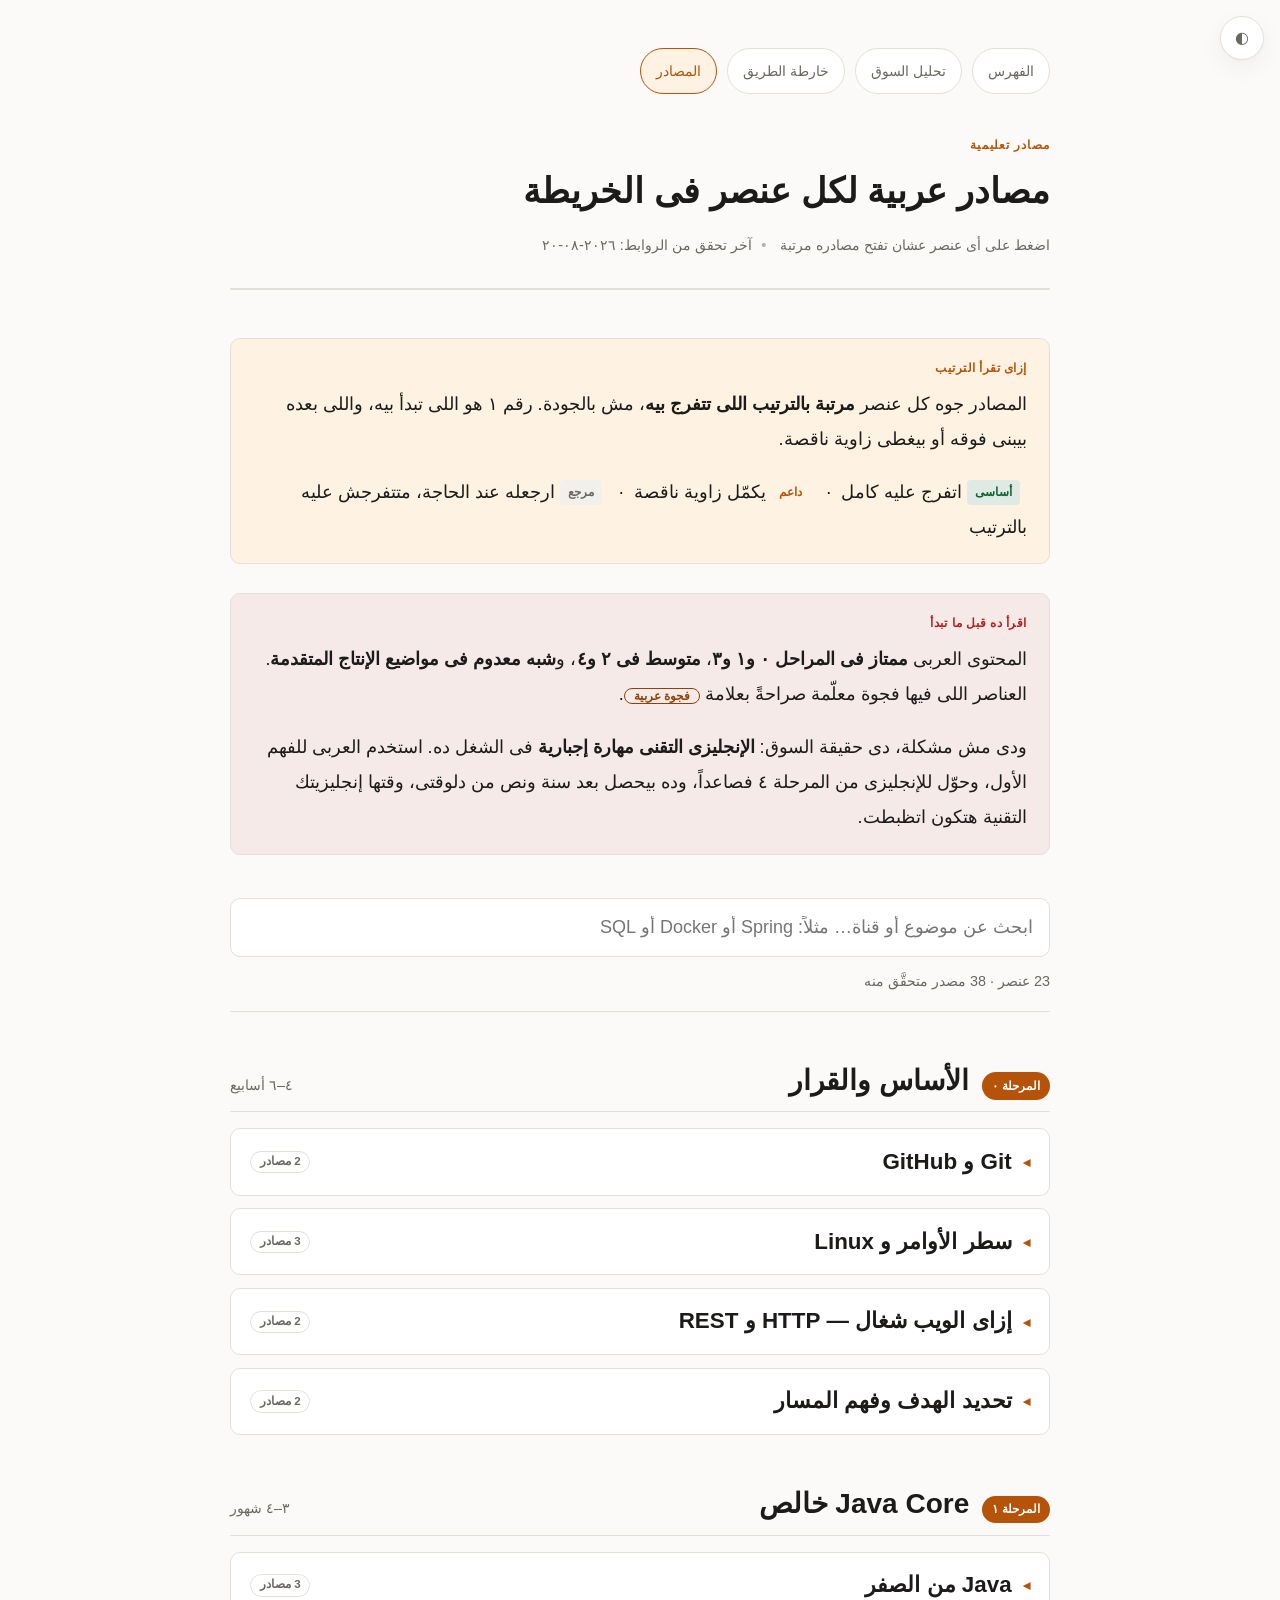
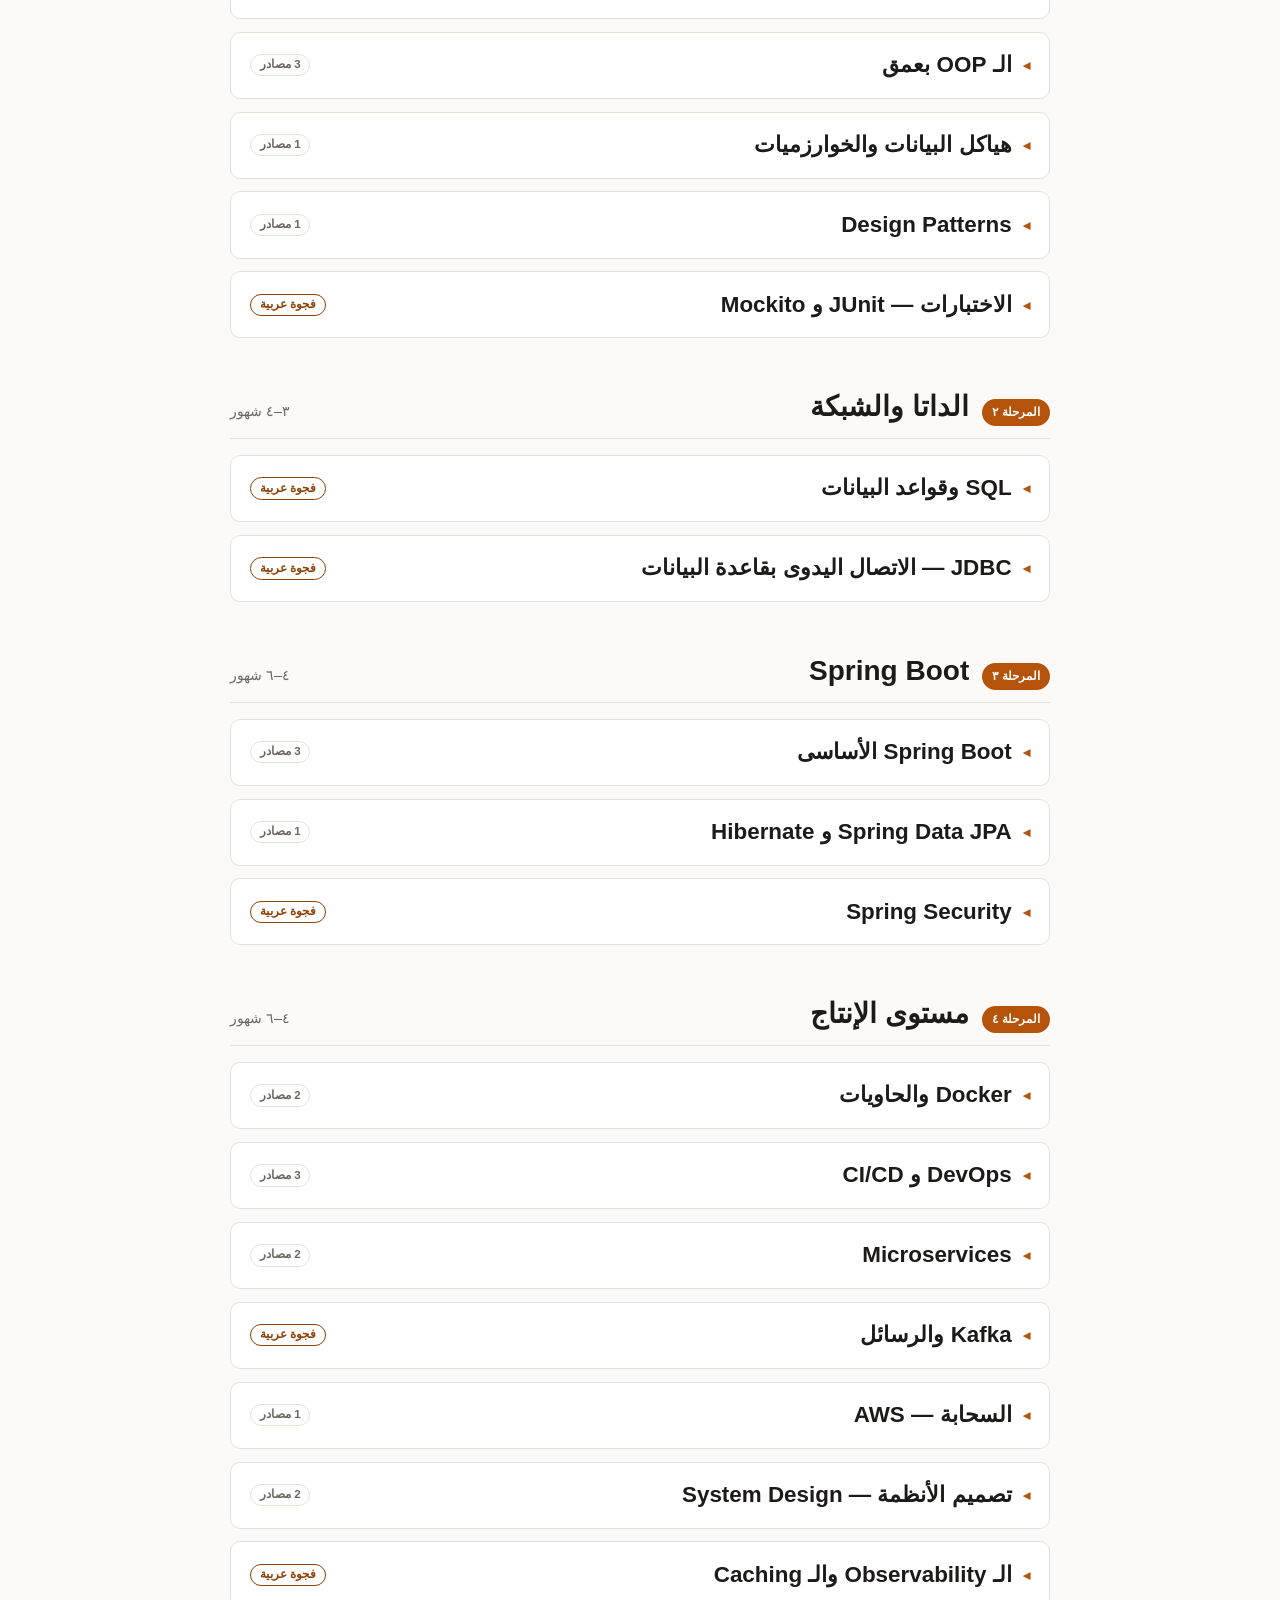
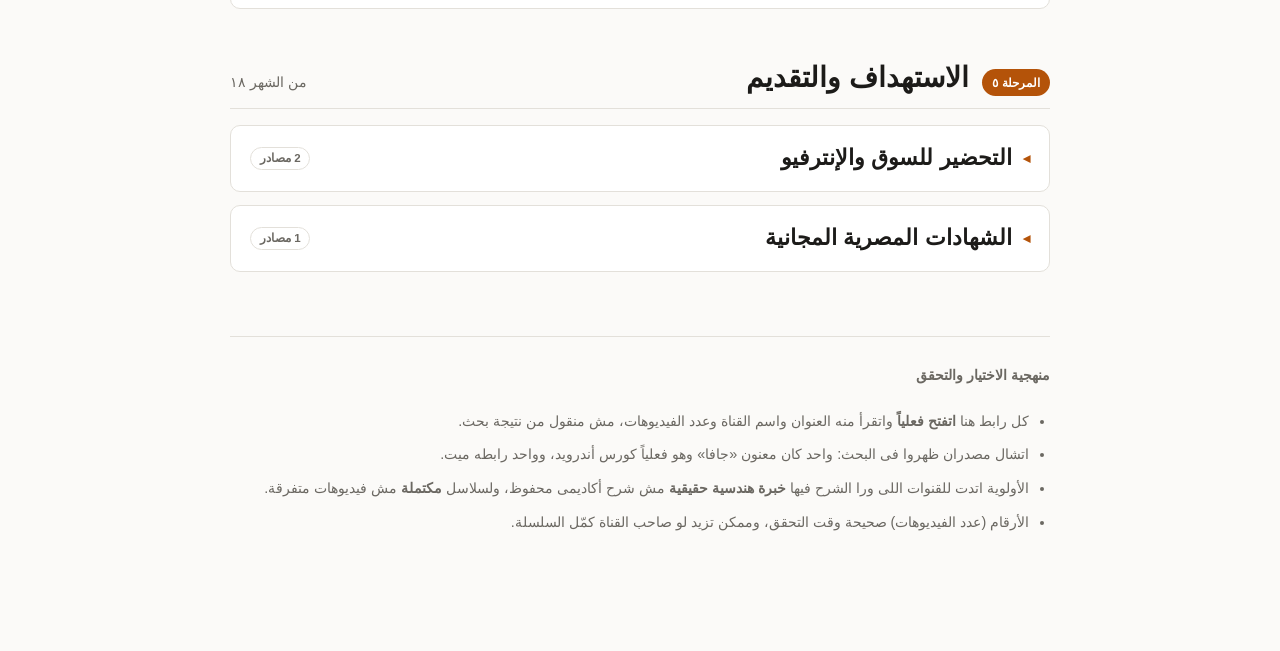
<file: docs/02-resources.html>
<!DOCTYPE html>
<html lang="ar" dir="rtl">
<head>
<meta charset="utf-8">
<meta name="viewport" content="width=device-width, initial-scale=1">
<title>مصادر عربية لكل مرحلة</title>
<link rel="stylesheet" href="_style.css">
<script>(function(){try{var t=localStorage.getItem('jsp-theme');if(t)document.documentElement.setAttribute('data-theme',t)}catch(e){}})();</script>
<style>
  .toolbar {
    position: sticky; top: 0; z-index: 5;
    background: var(--bg);
    padding: .9rem 0 1rem;
    border-bottom: 1px solid var(--border);
    margin-bottom: 2rem;
  }
  .search {
    width: 100%;
    font: inherit;
    font-size: var(--fs-body);
    padding: .7rem 1rem;
    border: 1px solid var(--border);
    border-radius: var(--radius);
    background: var(--surface);
    color: var(--text);
    direction: rtl;
  }
  .search:focus { outline: 2px solid var(--accent); outline-offset: 1px; border-color: var(--accent); }
  .counts { color: var(--muted); font-size: var(--fs-meta); margin: .6rem 0 0; }

  .phasehead {
    display: flex; align-items: baseline; gap: .8rem; flex-wrap: wrap;
    margin: 3rem 0 1rem;
    padding-bottom: .6rem;
    border-bottom: 1px solid var(--border);
  }
  .phasehead .phase-num { background: var(--accent); color: var(--on-accent); font-weight: 700; font-size: var(--fs-micro); padding: .15rem .65rem; border-radius: 999px; }
  .phasehead h2 { margin: 0; border: 0; padding: 0; font-size: var(--fs-head); line-height: 1.5; }
  .phasehead .dur { color: var(--muted); font-size: var(--fs-meta); margin-inline-start: auto; }

  details.topic {
    background: var(--surface);
    border: 1px solid var(--border);
    border-radius: var(--radius);
    margin-bottom: .8rem;
    overflow: hidden;
  }
  details.topic[open] { box-shadow: var(--shadow); }

  details.topic > summary {
    cursor: pointer;
    list-style: none;
    padding: .95rem 1.2rem;
    display: flex;
    align-items: center;
    gap: .7rem;
    font-weight: 700;
    font-size: var(--fs-lead);
    line-height: 1.55;
    transition: background .12s;
  }
  details.topic > summary::-webkit-details-marker { display: none; }
  details.topic > summary:hover { background: var(--accent-soft); }
  details.topic > summary::before {
    content: "◂";
    color: var(--accent);
    font-size: var(--fs-meta);
    transition: transform .18s;
    display: inline-block;
  }
  details.topic[open] > summary::before { transform: rotate(-90deg); }

  .pill {
    font-size: var(--fs-micro);
    font-weight: 600;
    color: var(--muted);
    border: 1px solid var(--border);
    border-radius: 999px;
    padding: .08rem .55rem;
    margin-inline-start: auto;
    white-space: nowrap;
  }
  .pill.warn { color: var(--warn); border-color: var(--warn); }

  .topicbody { padding: 0 1.2rem 1.2rem; border-top: 1px solid var(--border); }

  ol.reslist { list-style: none; padding: 0; margin: 1.1rem 0 0; counter-reset: r; }

  ol.reslist > li {
    position: relative;
    padding: 0 2.4rem .1rem 0;
    margin-bottom: 1.5rem;
  }
  ol.reslist > li::before {
    counter-increment: r;
    content: counter(r);
    position: absolute;
    inset-inline-start: 0;
    top: .1rem;
    width: 1.7rem; height: 1.7rem;
    display: grid; place-items: center;
    border-radius: 50%;
    background: var(--accent-soft);
    color: var(--accent);
    font-size: var(--fs-micro);
    font-weight: 700;
    font-family: var(--mono);
  }
  ol.reslist > li:last-child { margin-bottom: .2rem; }

  /* العنوان والوصف بنفس المقاس — الفرق بينهم بالوزن واللون، والسطر
     الثانوى بيرجع لدرجة أصغر بخطوة كاملة عشان الفرق يتحس فعلاً. */
  .res-t { display: block; font-weight: 700; font-size: var(--fs-body); line-height: 1.65; margin-bottom: .3rem; }
  .res-m { color: var(--muted); font-size: var(--fs-meta); margin: 0 0 .5rem; line-height: 1.85; }
  .res-m b { color: var(--text); font-weight: 600; }
  .res-m .sep { opacity: .45; margin: 0 .45rem; }
  .res-d { margin: 0 0 .45rem; font-size: var(--fs-body); font-weight: 400; line-height: 1.8; }
  .res-w { margin: 0; font-size: var(--fs-meta); color: var(--muted); line-height: 1.85; }
  .res-w b { color: var(--accent); font-weight: 700; }

  .role {
    display: inline-block;
    font-size: var(--fs-micro); font-weight: 700;
    padding: .1rem .5rem; border-radius: 4px;
    margin-inline-start: .4rem;
    vertical-align: .12em;
    white-space: nowrap;
  }
  .role.main { background: color-mix(in srgb, var(--ok) 13%, var(--surface)); color: var(--ok); }
  .role.sup  { background: var(--accent-soft); color: var(--accent); }
  .role.ref  { background: var(--code-bg); color: var(--muted); }

  .gap {
    background: color-mix(in srgb, var(--bad) 7%, var(--surface));
    border: 1px solid var(--border);
    border-radius: var(--radius);
    padding: .8rem 1.1rem;
    margin: 1.2rem 0 0;
    font-size: var(--fs-body);
    line-height: 1.8;
  }
  .gap b { color: var(--bad); }

  .empty { color: var(--muted); text-align: center; padding: 3rem 0; display: none; }

  @media (prefers-reduced-motion: reduce) {
    details.topic > summary,
    details.topic > summary::before { transition: none; }
  }
</style>
</head>
<body>
<button class="themetoggle" id="tt" title="تبديل الثيم" aria-label="تبديل الثيم">◐</button>

<main class="wrap">

<nav class="nav">
  <a href="index.html">الفهرس</a>
  <a href="00-market-analysis.html">تحليل السوق</a>
  <a href="01-roadmap.html">خارطة الطريق</a>
  <a href="02-resources.html" aria-current="page">المصادر</a>
</nav>

<header class="pagehead">
  <p class="eyebrow">مصادر تعليمية</p>
  <h1>مصادر عربية لكل عنصر فى الخريطة</h1>
  <p class="meta">
    <span>اضغط على أى عنصر عشان تفتح مصادره مرتبة</span>
    <span>آخر تحقق من الروابط: ٢٠٢٦-٠٨-٢٠</span>
  </p>
</header>

<div class="callout">
  <p class="callout-title">إزاى تقرأ الترتيب</p>
  <p>المصادر جوه كل عنصر <strong>مرتبة بالترتيب اللى تتفرج بيه</strong>، مش بالجودة. رقم ١ هو اللى تبدأ بيه، واللى بعده بيبنى فوقه أو بيغطى زاوية ناقصة.</p>
  <p><span class="role main">أساسى</span> اتفرج عليه كامل &nbsp;·&nbsp; <span class="role sup">داعم</span> يكمّل زاوية ناقصة &nbsp;·&nbsp; <span class="role ref">مرجع</span> ارجعله عند الحاجة، متتفرجش عليه بالترتيب</p>
</div>

<div class="callout bad">
  <p class="callout-title">اقرأ ده قبل ما تبدأ</p>
  <p>المحتوى العربى <strong>ممتاز فى المراحل ٠ و١ و٣</strong>، <strong>متوسط فى ٢ و٤</strong>، و<strong>شبه معدوم فى مواضيع الإنتاج المتقدمة</strong>. العناصر اللى فيها فجوة معلّمة صراحةً بعلامة <span class="pill warn">فجوة عربية</span>.</p>
  <p>ودى مش مشكلة، دى حقيقة السوق: <strong>الإنجليزى التقنى مهارة إجبارية</strong> فى الشغل ده. استخدم العربى للفهم الأول، وحوّل للإنجليزى من المرحلة ٤ فصاعداً، وده بيحصل بعد سنة ونص من دلوقتى، وقتها إنجليزيتك التقنية هتكون اتظبطت.</p>
</div>

<div class="toolbar">
  <input class="search" id="q" type="search" placeholder="ابحث عن موضوع أو قناة… مثلاً: Spring أو Docker أو SQL" aria-label="بحث فى المصادر">
  <p class="counts" id="counts" aria-live="polite" aria-atomic="true"></p>
</div>

<div id="out"></div>
<p class="empty" id="empty" role="status">مفيش نتايج مطابقة.</p>

<footer class="foot">
  <p><strong>منهجية الاختيار والتحقق</strong></p>
  <ul>
    <li>كل رابط هنا <strong>اتفتح فعلياً</strong> واتقرأ منه العنوان واسم القناة وعدد الفيديوهات، مش منقول من نتيجة بحث.</li>
    <li>اتشال مصدران ظهروا فى البحث: واحد كان معنون «جافا» وهو فعلياً كورس أندرويد، وواحد رابطه ميت.</li>
    <li>الأولوية اتدت للقنوات اللى ورا الشرح فيها <strong>خبرة هندسية حقيقية</strong> مش شرح أكاديمى محفوظ، ولسلاسل <strong>مكتملة</strong> مش فيديوهات متفرقة.</li>
    <li>الأرقام (عدد الفيديوهات) صحيحة وقت التحقق، وممكن تزيد لو صاحب القناة كمّل السلسلة.</li>
  </ul>
</footer>

</main>

<script>
const DATA = [
  {
    n: "٠", title: "الأساس والقرار", dur: "٤–٦ أسابيع",
    topics: [
      {
        t: "Git و GitHub",
        res: [
          { role:"main", title:"كورس Git & GitHub", ch:"أكاديمية الزيرو — أسامة الزيرو", meta:"موقع + يوتيوب",
            url:"https://elzero.org/learn-git-and-github/",
            d:"سلسلة بتبدأ من «يعنى إيه version control أصلاً» وبتوصل للـ branching والـ merge وحل الـ conflicts والتعامل مع GitHub.",
            w:"أسامة الزيرو بيشرح السبب قبل الأمر، وده بالظبط اللى محتاجه فى المرحلة دى. صفحة الكورس على الموقع فيها ترتيب الحلقات جاهز." },
          { role:"sup", title:"كورس تعلم Git & GitHub فى ساعة", ch:"غريب الشيخ | Ghareeb Elshaikh", meta:"فيديو واحد",
            url:"https://www.youtube.com/watch?v=fDkR0TDR9dI",
            d:"تلخيص مكثف لكل أساسيات Git فى جلسة واحدة.",
            w:"مش بديل عن الأول — استخدمه كمراجعة سريعة قبل ما تبدأ مشروع، أو لو نسيت حاجة ومحتاج تفكرة فى دقايق." }
        ]
      },
      {
        t: "سطر الأوامر و Linux",
        res: [
          { role:"main", title:"كورس Command Line مع برنامج Cmder", ch:"أكاديمية الزيرو", meta:"موقع + يوتيوب",
            url:"https://elzero.org/course-learn-command-line/",
            d:"الفرق بين Terminal و Shell و CMD، التنقل بين المجلدات، الملفات، الـ pipes، وأسرار عملية بتوفر وقت.",
            w:"مختصر ومركّز — بيوصلك للكفاية المطلوبة من غير ما تضيع أسبوع فى تفاصيل إدارة أنظمة مش محتاجها دلوقتى." },
          { role:"sup", title:"كورس تعلم لينكس فى فيديو واحد | Linux Crash Course", ch:"الباشمبرمج | Hamed Esam", meta:"فيديو واحد",
            url:"https://www.youtube.com/watch?v=pYdB2uG9pnE",
            d:"جولة سريعة على نظام لينكس نفسه — الملفات، الصلاحيات، الحزم، العمليات.",
            w:"سيرفرات الإنتاج كلها لينكس. مش محتاج تتقنه دلوقتى، محتاج تبطّل تخاف منه." },
          { role:"ref", title:"كورس أوامر لينكس بالعربى", ch:"AL-Alamy Tube", meta:"١٦ فيديو",
            url:"https://www.youtube.com/playlist?list=PLKXgWkpknjelD9khRVlcwlopzX8hFfbeU",
            d:"شرح أمر أمر بالتفصيل مع أمثلة.",
            w:"مرجع ترجعله لما تقابل أمر مش فاهمه، مش سلسلة تتفرج عليها بالترتيب." }
        ]
      },
      {
        t: "إزاى الويب شغال — HTTP و REST",
        res: [
          { role:"main", title:"شرح مفهوم الـ API وما هو REST API", ch:"Coder Shiyar (كودر شيار)", meta:"فيديو واحد",
            url:"https://www.youtube.com/watch?v=OU5_R5yp8Ec",
            d:"تبسيط مفهوم الـ API والـ REST بأمثلة من الواقع قبل أى كود.",
            w:"ابدأ بيه لأنه بيبنى الصورة الذهنية. من غير الصورة دى، كل اللى جاى فى Spring هيبقى حفظ." },
          { role:"sup", title:"شرح مفهوم الـ REST API — كلام فى البرمجة", ch:"Khalid Elshafie", meta:"فيديو واحد",
            url:"https://www.youtube.com/watch?v=7dqpR70OfGw",
            d:"نفس الموضوع بمستوى أعمق — قيود REST، الـ verbs، والـ status codes، ومنطق تصميم الـ resources.",
            w:"اتفرج عليه بعد الأول بأسبوع، لما يكون المفهوم استقر. الطبقة التانية دى هى اللى بتتسأل فى الإنترفيو." }
        ]
      },
      {
        t: "تحديد الهدف وفهم المسار",
        res: [
          { role:"main", title:"كلام فى البرمجة (٥٥) — Backend Roadmap 2026: كيف تتعلم الباك اند بشكل صحيح؟", ch:"Yehia Tech — يحيى تك", meta:"حلقة بودكاست",
            url:"https://www.youtube.com/watch?v=N-76Dmab-Zc",
            d:"نقاش مع مهندس شغّال عن ترتيب تعلم الـ backend وأخطاء المبتدئين الشائعة.",
            w:"بيساعدك تحدد الهدف، وده مخرج المرحلة ٠ الحقيقى. اسمعه وإنت ماشى، مش محتاج تركيز كامل." },
          { role:"sup", title:"Spring Boot Roadmap in Arabic — خريطة تعلم السبرنغ بوت", ch:"Abd AbuGhazaleh — عبد ابوغزالة", meta:"فيديو واحد",
            url:"https://www.youtube.com/watch?v=5Gtze5BPCZY",
            d:"عرض للترتيب المنطقى لتعلم Spring وإيه اللى قبل إيه.",
            w:"اتفرج عليه دلوقتى عشان تشوف الطريق كله من فوق، وبلاش تبدأ Spring دلوقتى، ده مش وقته." }
        ]
      }
    ]
  },
  {
    n: "١", title: "Java Core خالص", dur: "٣–٤ شهور",
    topics: [
      {
        t: "Java من الصفر",
        res: [
          { role:"main", title:"Java 10 minutes a day", ch:"Dr Magdi Amer", meta:"٢١ فيديو",
            url:"https://www.youtube.com/playlist?list=PLXtd__vEzNb7hT5KEQJ-7p30XkM0LFzUJ",
            d:"أساسيات اللغة فى حلقات قصيرة مركزة، كل حلقة فكرة واحدة.",
            w:"د. مجدى عامر معمارى برمجيات مش مدرّس — بيشرح <b>ليه</b> اللغة اتصممت كده، مش بس إزاى تكتبها. ودى الطبقة اللى بتفرق فى الإنترفيو. ابدأ بيه." },
          { role:"ref", title:"البرمجة Java Zero To Hero — من البداية إلى الاحتراف", ch:"Hassouna Academy", meta:"٤٤١ فيديو",
            url:"https://www.youtube.com/playlist?list=PLHIfW1KZRIfn9BnepQuzWiM_ZPIwUDawL",
            d:"أضخم كورس جافا عربى موجود — بيغطى اللغة وGUI وقواعد بيانات وكل حاجة تقريباً.",
            w:"<b>متتفرجش عليه بالترتيب من الأول للآخر.</b> ٤٤١ فيديو معناها شهور تتحرق. استخدمه كموسوعة: علقت فى موضوع؟ دوّر عليه جواه واتفرج على حلقاته بس." },
          { role:"sup", title:"java / adel nasim", ch:"Adel Nasim", meta:"٣٠ فيديو",
            url:"https://www.youtube.com/playlist?list=PLgYmRndkc0JGkjUrfEmgyb3HroD9hzCx2",
            d:"سلسلة كلاسيكية معروفة فى الوسط العربى لتعليم جافا.",
            w:"لو أسلوب د. مجدى سريع عليك، دى بتمشى بإيقاع أهدأ وشرح أطول لكل نقطة. اختار واحد وكمّله — متجمعش الاتنين." }
        ]
      },
      {
        t: "الـ OOP بعمق",
        gap: null,
        res: [
          { role:"main", title:"Learning Object Oriented Programming (OOP) with Java in Arabic for beginners", ch:"Dr Magdi Amer", meta:"٤٥ فيديو",
            url:"https://www.youtube.com/playlist?list=PLXtd__vEzNb7i9lWljXSzf-gGPhjNm8bS",
            d:"الـ classes والـ objects والـ inheritance والـ interfaces من الصفر بترتيب منطقى.",
            w:"دى أهم سلسلة فى المرحلة كلها. الـ OOP هو اللى Spring مبنى عليه بالكامل، لو ضعيف هنا، Spring هيبقى سحر." },
          { role:"main", title:"Advanced OOP with Java in Arabic", ch:"Dr Magdi Amer", meta:"٣٠ فيديو",
            url:"https://www.youtube.com/playlist?list=PLXtd__vEzNb7zikM06CisY7_QDkTnIpx9",
            d:"الطبقة التانية — التجريد، التركيب مقابل الوراثة، والمبادئ اللى بتخلى التصميم يستحمل التغيير.",
            w:"دى اللى بتخلق الفرق. اللى بيقف عند OOP الأساسى بيفضل junior سنين، والحاجات دى بالظبط هى الـ Dependency Injection قبل ما Spring يعملها لك." },
          { role:"sup", title:"OOP In Java", ch:"تحت الجذر", meta:"٩ فيديوهات",
            url:"https://www.youtube.com/playlist?list=PLZEjCjHzGS_YoMlFKvQ_nXPumCNNfW8kp",
            d:"تلخيص سريع لمفاهيم الـ OOP.",
            w:"للمراجعة قبل الانتقال للمرحلة اللى بعدها، أو لو حبيت تسمع نفس الفكرة بصياغة تانية عشان تثبت." }
        ]
      },
      {
        t: "هياكل البيانات والخوارزميات",
        res: [
          { role:"main", title:"Data Structure And Algorithm in Arabic", ch:"Dr Magdi Amer", meta:"١٤ فيديو",
            url:"https://www.youtube.com/playlist?list=PLXtd__vEzNb7YMEv1DmNS0lsfmOCiwSY8",
            d:"الهياكل الأساسية وتحليل التعقيد بمنظور عملى.",
            w:"مش محتاج تبقى بطل خوارزميات، بس محتاج تعرف ليه تختار HashMap مش List. ده سؤال بيتسأل فى كل إنترفيو جافا تقريباً." }
        ]
      },
      {
        t: "Design Patterns",
        res: [
          { role:"main", title:"Java Design Patterns (بالعربى)", ch:"Khalid Elshafie", meta:"٧ فيديوهات",
            url:"https://www.youtube.com/playlist?list=PL_aOZuct6oApJxeUiUFu2gdq4E2fwBrzj",
            d:"الأنماط الشائعة بأمثلة جافا مباشرة.",
            w:"<b>متبدأش بيها إلا بعد ما تخلص OOP بالكامل.</b> الأنماط حلول لمشاكل، لو مشفتش المشكلة بنفسك، هتحفظها وتنساها. Spring مبنى على أنماط، فده تحضير مباشر ليه." }
        ]
      },
      {
        t: "الاختبارات — JUnit و Mockito",
        gap: "بحثت فى العربى مالقيتش كورس محترم ومكتمل لـ JUnit 5 و Mockito. الموجود مقالات متفرقة وفيديوهات ناقصة. ودى مش تفصيلة صغيرة — <b>الاختبارات هى أول حاجة بتفرق بين كود هاوٍ وكود محترف</b>، وبتتسأل فى الإنترفيو. البديل: توثيق JUnit 5 الرسمى، وقناة <code>Java Brains</code> أو <code>Amigoscode</code> بالإنجليزى. لو الإنجليزى صعب دلوقتى، شغّل الترجمة التلقائية — المصطلحات التقنية هى هى.",
        res: []
      }
    ]
  },
  {
    n: "٢", title: "الداتا والشبكة", dur: "٣–٤ شهور",
    topics: [
      {
        t: "SQL وقواعد البيانات",
        gap: "الموجود عربى بيغطى الـ SQL الأساسى كويس، لكن <b>الـ indexes والـ execution plans والـ transaction isolation</b> — وهى بالظبط اللى بيتسأل عنها فى إنترفيوهات البنوك — مغطاة ضعيف جداً بالعربى. اتعلم الأساس عربى، وللعمق ارجع لتوثيق PostgreSQL الرسمى وكتاب <code>Use The Index, Luke</code> المجانى على الإنترنت.",
        res: [
          { role:"main", title:"كورس تعلم MySQL للتعامل مع قواعد البيانات", ch:"أكاديمية الزيرو", meta:"موقع + يوتيوب",
            url:"https://elzero.org/course-learn-mysql/",
            d:"من إنشاء الجداول لأنواع البيانات والاستعلامات والـ joins والدوال.",
            w:"أنضف مدخل عربى للـ SQL. الفرق بين MySQL وPostgreSQL فى المستوى ده شبه معدوم — اتعلم المنطق هنا وطبّق على PostgreSQL." },
          { role:"sup", title:"SQL Course For Beginners — دورة كاملة SQL للمبتدئين بالعربى", ch:"كورسات فى البرمجة — Korsat X Parmaga", meta:"بلاى ليست",
            url:"https://www.youtube.com/playlist?list=PLxbVBWjVdAEj8TmOUKPG0avUmLqSoQOpf",
            d:"دورة SQL مستقلة عن أى لغة برمجة، بتركيز على الاستعلامات نفسها.",
            w:"زاوية تانية للـ SQL بعيداً عن سياق الويب. لو موضوع الـ joins اتلخبط عليك فى الأول، دى بتشرحه بطريقة مختلفة." }
        ]
      },
      {
        t: "JDBC — الاتصال اليدوى بقاعدة البيانات",
        gap: "مفيش كورس عربى مخصص لـ JDBC، وده مقبول لأن الجزء ده صغير. الأهم إنك <b>تعمله بنفسك مرة واحدة قبل JPA</b> عشان تحس بالألم اللى JPA بيحله. استخدم توثيق Oracle الرسمى لـ JDBC، وهو مختصر وواضح. جزء JDBC موجود كمان داخل كورس Hassouna Academy الموسوعى — دوّر عليه جواه.",
        res: []
      }
    ]
  },
  {
    n: "٣", title: "Spring Boot", dur: "٤–٦ شهور",
    topics: [
      {
        t: "Spring Boot الأساسى",
        res: [
          { role:"main", title:"كورس إحتراف السبرنغ بوت باللغة العربية", ch:"Abd AbuGhazaleh — عبد ابوغزالة", meta:"٤٢ فيديو",
            url:"https://www.youtube.com/playlist?list=PLzhWJrmO-SPX9CwimKF2-l0e0dcLEiAI2",
            d:"سلسلة كاملة من مقدمة Spring Boot للـ controllers والـ RequestMapping والـ services والربط بقاعدة البيانات.",
            w:"<b>ده العمود الفقرى للمرحلة دى.</b> أكمل وأنظم كورس Spring Boot عربى موجود، ٤٢ حلقة مرتبة. اتفرج عليه بالترتيب وطبّق كل حلقة بإيدك قبل ما تعدى للى بعدها." },
          { role:"sup", title:"Java Spring Boot and WebFlux in Arabic", ch:"Dr Magdi Amer", meta:"١٧ فيديو",
            url:"https://www.youtube.com/playlist?list=PLXtd__vEzNb4stggseoBJkEW9wNp0CNjl",
            d:"Spring Boot من منظور معمارى، مع تغطية الـ WebFlux والبرمجة التفاعلية.",
            w:"زاوية مختلفة تماماً — أقل تفصيلاً فى الخطوات وأعمق فى المنطق المعمارى. اتفرج عليه <b>بعد</b> ما تخلص الأول، هيرفع فهمك درجة." },
          { role:"main", title:"Java Spring Developer — مسار كامل", ch:"Mahara Tech — منصة ITI المجانية", meta:"مسار منظم بشهادة",
            url:"https://maharatech.gov.eg/course/view.php?id=1415",
            d:"مسار تدريبى منظم من معهد تكنولوجيا المعلومات المصرى، مجانى بالكامل مع شهادة إتمام.",
            w:"<b>ده أهم مصدر فى الصفحة دى بالنسبة للسوق المصرى.</b> شهادة من ITI بتفتح أبواب فى الشركات المحلية والبنوك، والمسار منظم بامتحانات مش مجرد فيديوهات. سجّل فيه بالتوازى مع كورس اليوتيوب." }
        ]
      },
      {
        t: "Spring Data JPA و Hibernate",
        res: [
          { role:"main", title:"Spring Data (JPA & Hibernate) with Spring Boot — Full Course in Arabic", ch:"Abd AbuGhazaleh — عبد ابوغزالة", meta:"كورس كامل فى فيديو واحد",
            url:"https://www.youtube.com/watch?v=lWn1P42Oshw",
            d:"الـ entities والـ repositories والعلاقات بين الجداول والاستعلامات المخصصة.",
            w:"نفس المدرّس بتاع كورس Spring Boot، فالأسلوب متصل. ركّز فى الجزء بتاع العلاقات، ده مصدر ٩٠٪ من مشاكل JPA اللى هتقابلها." }
        ]
      },
      {
        t: "Spring Security",
        gap: "مفيش كورس عربى مكتمل وحديث لـ Spring Security بمستوى مقبول — وده أخطر فجوة فى الصفحة، لأن <b>الأمان هو أول حاجة بيتسأل عنها فى إنترفيو بنك أو fintech</b>. الجزء الأساسى منه موجود داخل كورس <code>Abd AbuGhazaleh</code> وكورس <code>Mahara Tech</code>. للعمق (الـ JWT والـ OAuth2 والـ filter chain) لازم إنجليزى: قناة <code>Amigoscode</code> وتوثيق Spring Security الرسمى.",
        res: []
      }
    ]
  },
  {
    n: "٤", title: "مستوى الإنتاج", dur: "٤–٦ شهور",
    topics: [
      {
        t: "Docker والحاويات",
        res: [
          { role:"main", title:"Docker Tutorial in Arabic — دورة دوكر بالعربى آخر إصدار", ch:"Abd AbuGhazaleh — عبد ابوغزالة", meta:"١٤ فيديو",
            url:"https://www.youtube.com/playlist?list=PLzhWJrmO-SPV-yAYiDx7l78zWF4BAtnHt",
            d:"الـ images والـ containers والـ volumes والـ networks و docker-compose.",
            w:"نفس المدرّس اللى اتعلمت منه Spring، وده مقصود — الاتساق فى الأسلوب بيوفر وقت. والأمثلة فيها ربط مباشر بتطبيقات." },
          { role:"sup", title:"Introduction to containers in Arabic using Podman", ch:"Dr Magdi Amer", meta:"بلاى ليست",
            url:"https://www.youtube.com/playlist?list=PLXtd__vEzNb5TQ8FWZOLPJSZuzmKqF5YY",
            d:"مفهوم الحاويات نفسه بشكل مجرد، باستخدام Podman بدل Docker.",
            w:"بيشرح <b>الحاويات كفكرة</b> مش كأداة، وده اللى بيخليك تفهم إيه اللى بيحصل تحت. الأوامر شبه متطابقة مع Docker." }
        ]
      },
      {
        t: "DevOps و CI/CD",
        res: [
          { role:"main", title:"كورس أساسيات DevOps — الفيديو كامل", ch:"Abd AbuGhazaleh — عبد ابوغزالة", meta:"كورس كامل فى فيديو واحد",
            url:"https://www.youtube.com/watch?v=Xl3K9oJlRXA",
            d:"مقدمة شاملة لثقافة وأدوات الـ DevOps.",
            w:"ابدأ بيه عشان تفهم الصورة الكبيرة قبل ما تدخل فى أداة بعينها. إنت مش هتبقى DevOps engineer، بس محتاج تتكلم لغتهم." },
          { role:"main", title:"GitHub Actions full course Arabic", ch:"Ahmed Elfakharany", meta:"كورس كامل",
            url:"https://www.youtube.com/watch?v=7gJFHjXscr8",
            d:"بناء pipelines للاختبار والبناء والنشر التلقائى.",
            w:"ده اللى هتطبقه فعلياً على مشاريعك. مشروع فيه CI شغّال بيقول للـ recruiter إنك بتفكر زى مهندس مش زى طالب." },
          { role:"ref", title:"DevOps بالعربى", ch:"بلاى ليست", meta:"٩ فيديوهات",
            url:"https://www.youtube.com/playlist?list=PLluZGtIpwF_BGuqt1MHJMmTz2JgV0u4e0",
            d:"سلسلة قصيرة تغطى مفاهيم DevOps المتفرقة.",
            w:"مرجع تكميلى — ارجعله لو مفهوم معين فضل ضبابى بعد الاتنين اللى فوق." }
        ]
      },
      {
        t: "Microservices",
        res: [
          { role:"main", title:"Microservices — شرح مفصل بكل بساطة باللغة العربية", ch:"Abd AbuGhazaleh — عبد ابوغزالة", meta:"فيديو واحد",
            url:"https://www.youtube.com/watch?v=8jRHDIBdc80",
            d:"المفهوم نفسه، وإمتى يكون مناسب وإمتى يكون خطأ.",
            w:"ابدأ بيه. أهم حاجة تطلع بيها من الفيديو ده هى <b>إمتى متستخدمش microservices</b>، وده اللى بيميّز المهندس عن مردد المصطلحات." },
          { role:"sup", title:"Master Microservices with Spring Boot and Spring Cloud", ch:"Abd AbuGhazaleh — عبد ابوغزالة", meta:"كورس",
            url:"https://www.youtube.com/watch?v=H38gCq1ZdhQ",
            d:"التطبيق العملى بـ Spring Cloud — الـ service discovery والـ gateway والـ config server.",
            w:"التطبيق بعد المفهوم. متدخلش هنا قبل ما يكون عندك تطبيق Spring Boot واحد شغّال ومنشور." }
        ]
      },
      {
        t: "Kafka والرسائل",
        gap: "التغطية العربية لـ Kafka <b>سطحية</b> — الموجود بيشرح المفاهيم بس، ومفيش سلسلة عربية بتغطى الـ consumer groups والـ partitioning و exactly-once بعمق. اتفرج على المصادر دى للفهم الأول، وللتطبيق الجدى استخدم توثيق <code>Spring for Apache Kafka</code> الرسمى — وهو من أوضح ما كتبته Spring.",
        res: [
          { role:"main", title:"Kafka — كافكا بالعربى", ch:"pragma", meta:"فيديو واحد",
            url:"https://www.youtube.com/watch?v=X79IjgIUDzU",
            d:"تعريف Kafka ودوره كـ message broker فى معمارية الـ microservices.",
            w:"مدخل مفاهيمى نضيف. اتفرج عليه عشان تفهم المشكلة اللى Kafka اخترع عشانها قبل أى تفاصيل تقنية." },
          { role:"sup", title:"Kafka Course (عربى)", ch:"بلاى ليست", meta:"٧ فيديوهات",
            url:"https://www.youtube.com/playlist?list=PL3GuRQ94SH0xVf7JtUuszwp6DoODbSRRE",
            d:"سلسلة قصيرة بتغطى المفاهيم الأساسية بشكل عملى أكتر.",
            w:"سبع حلقات بتديك الأساس. اعتبرها نقطة انطلاق للتوثيق الإنجليزى مش نهاية المطاف." }
        ]
      },
      {
        t: "السحابة — AWS",
        res: [
          { role:"main", title:"AWS Tutorial — تعلم الحوسبة السحابية من الصفر للاحتراف", ch:"Tiger4Code (by Noor Sabahi)", meta:"٦٢ فيديو",
            url:"https://www.youtube.com/playlist?list=PLVaP8SbYAAiuis27otHZMnlYZ76Eq4Xe8",
            d:"سلسلة طويلة من فتح الحساب المجانى لخدمات AWS الأساسية.",
            w:"<b>متتفرجش على الـ ٦٢ كلهم.</b> إنت محتاج EC2 و RDS و S3 و IAM بس. حدد الحلقات دى واتفرج عليها، وسيب الباقى لحد ما تحتاجه فعلاً." }
        ]
      },
      {
        t: "تصميم الأنظمة — System Design",
        res: [
          { role:"main", title:"System Design بالعربى", ch:"Ahmed Elemam — أحمد الإمام", meta:"١٠ فيديوهات",
            url:"https://www.youtube.com/playlist?list=PLTRDUPO2OmIkAcnzgg0hi7SpiKVwGro-y",
            d:"مفاهيم التوسع والـ caching والـ consistency والمقايضات المعمارية.",
            w:"أحمد الإمام مهندس شغّال على أنظمة كبيرة فعلاً، ومحتواه من أفضل ما فى العربى فى الموضوع ده. <b>System design بيتسأل حتى للمستويات المبتدئة دلوقتى.</b>" },
          { role:"sup", title:"System Design fundamentals — تيك بودكاست بالعربى", ch:"Ahmed Elemam — أحمد الإمام", meta:"حلقة بودكاست",
            url:"https://www.youtube.com/watch?v=hxBMAIbAb-c",
            d:"نقاش مفتوح حول أساسيات تصميم الأنظمة وكيف تتعامل مع سؤال system design فى الإنترفيو.",
            w:"اسمعه وإنت ماشى. الفايدة هنا مش المعلومة، الفايدة إنك تسمع مهندسين بيفكروا بصوت عالى، ودى مهارة بتتعدى بالعدوى." }
        ]
      },
      {
        t: "الـ Observability والـ Caching",
        gap: "<b>مفيش تغطية عربية تُذكر</b> لـ Redis أو الـ structured logging أو الـ distributed tracing. ودى مش مصادفة — دى مواضيع بتظهر فى الشغل الحقيقى مش فى الكورسات. وصولك للنقطة دى هيكون بعد ~٢٠ شهر، ووقتها لازم تكون بتقرا إنجليزى بارتياح. المصادر: توثيق Redis الرسمى، وتوثيق <code>Spring Boot Actuator</code>، وقناة <code>Ahmed Elemam</code> بتلمس المواضيع دى فى سياق أوسع.",
        res: []
      }
    ]
  },
  {
    n: "٥", title: "الاستهداف والتقديم", dur: "من الشهر ١٨",
    topics: [
      {
        t: "التحضير للسوق والإنترفيو",
        res: [
          { role:"main", title:"قناة Ahmed Elemam — أحمد الإمام", ch:"محتوى مستمر", meta:"قناة كاملة",
            url:"https://www.youtube.com/@ahmdelemam",
            d:"محتوى عربى موجّه لمهندسى البرمجيات: الـ backend، قواعد البيانات، الأنظمة الموزّعة، ومسار الـ senior/staff.",
            w:"فى المرحلة دى إنت مش محتاج كورسات، محتاج <b>تسمع مهندسين بيتكلموا شغل</b>. الفيديوهات عن مسار الترقى والمهارات الناعمة قيمتها هنا أعلى من أى كورس تقنى." },
          { role:"sup", title:"كلام فى البرمجة — Backend Roadmap 2026", ch:"Yehia Tech — يحيى تك", meta:"حلقة بودكاست",
            url:"https://www.youtube.com/watch?v=N-76Dmab-Zc",
            d:"نفس الحلقة بتاعة المرحلة ٠ — لكن بمعنى مختلف تماماً دلوقتى.",
            w:"اسمعها تانى بعد سنة ونص. هتلاقى نص الكلام اللى عدّى عليك أول مرة بقى واضح، ودى أحسن طريقة تقيس بيها تقدمك." }
        ]
      },
      {
        t: "الشهادات المصرية المجانية",
        res: [
          { role:"main", title:"Mahara Tech — منصة ITI التدريبية", ch:"معهد تكنولوجيا المعلومات (وزارة الاتصالات)", meta:"مسارات + شهادات",
            url:"https://maharatech.gov.eg/course/view.php?id=1415",
            d:"منصة حكومية مجانية بمسارات منظمة وشهادات إتمام معترف بيها محلياً.",
            w:"الداخل للسوق <b>من غير شهادة جامعية فى المجال</b> بيقابل أكبر عائق عند فلترة الـ CV الأولى. شهادة ITI مش بتعوّض المشاريع، لكنها بتعدّى الفلتر ده عشان المشاريع تتشاف أصلاً." }
        ]
      }
    ]
  }
];

const roleLabel = { main: "أساسى", sup: "داعم", ref: "مرجع" };

function esc(s) { return String(s); }

function render(filter) {
  const f = (filter || "").trim().toLowerCase();
  const out = document.getElementById("out");
  let html = "", shownRes = 0, shownTopics = 0;

  for (const ph of DATA) {
    const topics = ph.topics.filter(tp => {
      if (!f) return true;
      const hay = (tp.t + " " + (tp.gap || "") + " " +
        tp.res.map(r => r.title + " " + r.ch + " " + r.d + " " + r.w).join(" ")).toLowerCase();
      return hay.includes(f);
    });
    if (!topics.length) continue;

    html += `<div class="phasehead"><span class="phase-num">المرحلة ${ph.n}</span><h2>${ph.title}</h2><span class="dur">${ph.dur}</span></div>`;

    for (const tp of topics) {
      shownTopics++;
      shownRes += tp.res.length;
      const pill = tp.gap
        ? `<span class="pill warn">فجوة عربية</span>`
        : `<span class="pill">${tp.res.length} مصادر</span>`;
      html += `<details class="topic"${f ? " open" : ""}><summary>${tp.t}${pill}</summary><div class="topicbody">`;
      if (tp.res.length) {
        html += `<ol class="reslist">`;
        for (const r of tp.res) {
          html += `<li>
            <a class="res-t" href="${r.url}" target="_blank" rel="noopener">${r.title}<span class="role ${r.role}">${roleLabel[r.role]}</span></a>
            <p class="res-m"><b>${r.ch}</b><span class="sep">·</span>${r.meta}</p>
            <p class="res-d">${r.d}</p>
            <p class="res-w"><b>ليه دى:</b> ${r.w}</p>
          </li>`;
        }
        html += `</ol>`;
      }
      if (tp.gap) html += `<p class="gap"><b>فجوة فى المحتوى العربى:</b> ${tp.gap}</p>`;
      html += `</div></details>`;
    }
  }

  out.innerHTML = html;
  document.getElementById("empty").style.display = html ? "none" : "block";
  document.getElementById("counts").textContent =
    f ? `${shownTopics} عنصر · ${shownRes} مصدر مطابق` : `${shownTopics} عنصر · ${shownRes} مصدر متحقَّق منه`;
}

document.getElementById("q").addEventListener("input", e => render(e.target.value));
render("");

(function () {
  var r = document.documentElement, k = 'jsp-theme';
  document.getElementById('tt').addEventListener('click', function () {
    var dark = r.getAttribute('data-theme') === 'dark' ||
      (!r.getAttribute('data-theme') && matchMedia('(prefers-color-scheme: dark)').matches);
    var next = dark ? 'light' : 'dark';
    r.setAttribute('data-theme', next);
    try { localStorage.setItem(k, next); } catch (e) {}
  });
})();
</script>
</body>
</html>
</file>
<file: docs/_style.css>
/* ستايل مشترك لصفحات مسار Java & Spring */

:root {
  --bg: #fbfaf8;
  --surface: #ffffff;
  --text: #1c1b19;
  --muted: #6b6862;
  --border: #e3e0da;
  --accent: #b45309;
  --on-accent: #ffffff;
  --accent-soft: #fef3e2;
  --code-bg: #f2f0ec;
  --code-text: #9a3412;
  --ok: #0f6132;
  --warn: #8f4107;
  --bad: #b91c1c;
  --shadow: 0 1px 2px rgba(0, 0, 0, .04), 0 8px 24px rgba(0, 0, 0, .05);
  --radius: 10px;
  --font: "Segoe UI", "Tahoma", "Arial", sans-serif;
  --mono: "Cascadia Code", "Consolas", "Courier New", monospace;
  /* ---------- السلّم الطباعى ----------
     كل درجة = 1.25 × اللى تحتها. ست درجات بس، ومفيش قيم بينهم.
     العائلة واحدة عن قصد: الصفحات دى بتشتغل بصفر اتصال خارجى، فخط
     عرض مميز يعنى Google Fonts، ومفيش خط عربى مميز مضمون وجوده
     كخط نظام على Windows و Android و iOS مع بعض. فالتسلسل محمول
     على المقاس والوزن واللون بدل تنوع الخطوط.
     ------------------------------------ */
  --fs-micro: .72rem;
  --fs-meta: .9rem;
  --fs-body: 1.125rem;
  --fs-lead: 1.4rem;
  --fs-head: 1.75rem;
  --fs-title: 2.19rem;
}

@media (prefers-color-scheme: dark) {
  :root:not([data-theme="light"]) {
    --bg: #17161a;
    --surface: #1f1e23;
    --text: #e8e6e3;
    --muted: #a09c96;
    --border: #33313a;
    --accent: #f0a04b;
    --on-accent: #17161a;
    --accent-soft: #2a2119;
    --code-bg: #2a2830;
    --code-text: #f0a04b;
    --ok: #4ade80;
    --warn: #fbbf24;
    --bad: #f87171;
    --shadow: 0 1px 2px rgba(0, 0, 0, .3), 0 8px 24px rgba(0, 0, 0, .35);
  }
}

:root[data-theme="dark"] {
  --bg: #17161a;
  --surface: #1f1e23;
  --text: #e8e6e3;
  --muted: #a09c96;
  --border: #33313a;
  --accent: #f0a04b;
  --on-accent: #17161a;
  --accent-soft: #2a2119;
  --code-bg: #2a2830;
  --code-text: #f0a04b;
  --ok: #4ade80;
  --warn: #fbbf24;
  --bad: #f87171;
  --shadow: 0 1px 2px rgba(0, 0, 0, .3), 0 8px 24px rgba(0, 0, 0, .35);
}

* { box-sizing: border-box; }

html { scroll-behavior: smooth; }

body {
  margin: 0;
  background: var(--bg);
  color: var(--text);
  font-family: var(--font);
  font-size: var(--fs-body);
  line-height: 1.95;
  direction: rtl;
  text-align: right;
  -webkit-font-smoothing: antialiased;
}

.wrap {
  max-width: 860px;
  margin: 0 auto;
  padding: 3rem 1.25rem 6rem;
}

/* ---------- الترويسة ---------- */

.pagehead {
  border-bottom: 2px solid var(--border);
  padding-bottom: 1.75rem;
  margin-bottom: 3rem;
}

.eyebrow {
  color: var(--accent);
  font-size: var(--fs-micro);
  font-weight: 700;
  letter-spacing: .08em;
  margin: 0 0 .6rem;
}

.pagehead h1 {
  font-size: var(--fs-title);
  line-height: 1.4;
  margin: 0 0 .9rem;
  font-weight: 700;
}

.meta {
  color: var(--muted);
  font-size: var(--fs-meta);
  line-height: 2.1;
  margin: 0;
}

.meta span + span::before {
  content: "•";
  margin: 0 .6rem;
  opacity: .5;
}

/* ---------- العناوين ---------- */

h2 {
  font-size: var(--fs-head);
  margin: 3.5rem 0 1.2rem;
  padding-bottom: .6rem;
  border-bottom: 1px solid var(--border);
  font-weight: 700;
}

h3 {
  font-size: var(--fs-lead);
  margin: 2.5rem 0 .8rem;
  font-weight: 700;
  color: var(--accent);
}

h4 {
  font-size: var(--fs-body);
  margin: 1.8rem 0 .5rem;
  font-weight: 700;
}

p { margin: 0 0 1.1rem; }

ul, ol { padding-inline-start: 1.5rem; margin: 0 0 1.2rem; }
li { margin-bottom: .5rem; }

a { color: var(--accent); text-decoration-thickness: 1px; text-underline-offset: 3px; }
a:hover { text-decoration-style: dotted; }

strong { font-weight: 700; }

hr {
  border: 0;
  border-top: 1px solid var(--border);
  margin: 3rem 0;
}

/* ---------- الكود ---------- */

code {
  font-family: var(--mono);
  font-size: .87em;
  background: var(--code-bg);
  color: var(--code-text);
  padding: .12em .42em;
  border-radius: 4px;
  direction: ltr;
  unicode-bidi: isolate;
  display: inline-block;
  white-space: nowrap;
}

pre {
  background: var(--code-bg);
  border: 1px solid var(--border);
  border-radius: var(--radius);
  padding: 1.1rem 1.25rem;
  overflow-x: auto;
  direction: ltr;
  text-align: left;
  margin: 0 0 1.5rem;
  line-height: 1.7;
}

pre code {
  background: none;
  padding: 0;
  color: var(--text);
  font-size: var(--fs-meta);
  white-space: pre;
  display: block;
}

/* ---------- الجداول ---------- */

.tablewrap {
  overflow-x: auto;
  margin: 0 0 1.8rem;
  border: 1px solid var(--border);
  border-radius: var(--radius);
  background: var(--surface);
}

table {
  border-collapse: collapse;
  width: 100%;
  font-size: var(--fs-meta);
}

th, td {
  text-align: right;
  padding: .75rem 1rem;
  border-bottom: 1px solid var(--border);
  vertical-align: top;
}

th {
  background: var(--accent-soft);
  font-weight: 700;
  white-space: nowrap;
}

tbody tr:last-child td { border-bottom: 0; }

/* ---------- البطاقات والتنبيهات ---------- */

.card {
  background: var(--surface);
  border: 1px solid var(--border);
  border-radius: var(--radius);
  padding: 1.4rem 1.6rem;
  margin: 0 0 1.8rem;
  box-shadow: var(--shadow);
}

.card > :last-child { margin-bottom: 0; }

.callout {
  background: var(--accent-soft);
  border: 1px solid var(--border);
  border-radius: var(--radius);
  padding: 1.15rem 1.4rem;
  margin: 0 0 1.8rem;
}

.callout > :last-child { margin-bottom: 0; }

.callout-title {
  font-weight: 700;
  margin: 0 0 .45rem;
  font-size: var(--fs-micro);
  letter-spacing: .04em;
  color: var(--accent);
}

.callout.ok  { background: color-mix(in srgb, var(--ok) 7%, var(--bg)); }
.callout.bad { background: color-mix(in srgb, var(--bad) 7%, var(--bg)); }

.callout.ok  .callout-title { color: var(--ok); }
.callout.bad .callout-title { color: var(--bad); }

blockquote {
  margin: 0 0 1.6rem;
  padding: .9rem 1.3rem;
  border-inline-start: 2px solid var(--border);
  color: var(--muted);
  font-size: var(--fs-body);
}

blockquote > :last-child { margin-bottom: 0; }

/* ---------- الأحكام ---------- */

.verdict {
  display: inline-block;
  font-size: var(--fs-micro);
  font-weight: 700;
  padding: .2rem .7rem;
  border-radius: 999px;
  margin-bottom: .8rem;
}

.verdict.true    { background: color-mix(in srgb, var(--ok) 13%, var(--surface));  color: var(--ok); }
.verdict.partial { background: color-mix(in srgb, var(--warn) 13%, var(--surface));   color: var(--warn); }
.verdict.false   { background: color-mix(in srgb, var(--bad) 13%, var(--surface));  color: var(--bad); }

/* ---------- قائمة المهام ---------- */

.checklist { list-style: none; padding-inline-start: 0; }

.checklist li {
  position: relative;
  padding-inline-start: 1.9rem;
  margin-bottom: .6rem;
}

.checklist li::before {
  content: "";
  position: absolute;
  inset-inline-start: 0;
  top: .55em;
  width: 1.05rem;
  height: 1.05rem;
  border: 1.5px solid var(--border);
  border-radius: 4px;
  background: var(--surface);
}

/* ---------- المراحل ---------- */

.phase {
  background: var(--surface);
  border: 1px solid var(--border);
  border-radius: var(--radius);
  padding: 1.5rem 1.7rem;
  margin: 0 0 1.6rem;
  box-shadow: var(--shadow);
}

.phase-head {
  display: flex;
  flex-wrap: wrap;
  align-items: baseline;
  gap: .8rem;
  margin-bottom: .4rem;
}

.phase-num {
  background: var(--accent);
  color: var(--on-accent);
  font-weight: 700;
  font-size: var(--fs-micro);
  padding: .15rem .65rem;
  border-radius: 999px;
  white-space: nowrap;
}

.phase-head h3 { margin: 0; color: var(--text); font-size: var(--fs-lead); }

.phase-dur {
  color: var(--muted);
  font-size: var(--fs-meta);
  margin-inline-start: auto;
  white-space: nowrap;
}

.phase > :last-child { margin-bottom: 0; }

/* ---------- التنقل ---------- */

.nav {
  display: flex;
  flex-wrap: wrap;
  gap: .6rem;
  margin-bottom: 2.5rem;
}

.nav a {
  display: inline-block;
  padding: .5rem .95rem;
  border: 1px solid var(--border);
  border-radius: 999px;
  background: var(--surface);
  color: var(--muted);
  text-decoration: none;
  font-size: var(--fs-meta);
  transition: .15s;
}

.nav a:hover, .nav a[aria-current="page"] {
  border-color: var(--accent);
  color: var(--accent);
  background: var(--accent-soft);
}

.foot {
  margin-top: 4rem;
  padding-top: 1.5rem;
  border-top: 1px solid var(--border);
  color: var(--muted);
  font-size: var(--fs-meta);
}

.foot ul { padding-inline-start: 1.3rem; }
.foot li { margin-bottom: .35rem; }

/* ---------- الطباعة ---------- */

@media print {
  body { background: #fff; color: #000; font-size: 12pt; }
  .nav, .themetoggle { display: none; }
  .card, .phase, .callout, .tablewrap { break-inside: avoid; box-shadow: none; }
  h2 { break-after: avoid; }
}

@media (max-width: 600px) {
  body { line-height: 1.85; }
  .wrap { padding: 2rem 1rem 4rem; }
  .pagehead h1 { font-size: var(--fs-head); }
  h2 { font-size: var(--fs-lead); }
  .phase { padding: 1.2rem; }
}

/* ---------- زر الثيم ---------- */

.themetoggle {
  position: fixed;
  top: 1rem;
  inset-inline-start: 1rem;
  z-index: 10;
  background: var(--surface);
  border: 1px solid var(--border);
  color: var(--muted);
  border-radius: 999px;
  width: 2.75rem;
  height: 2.75rem;
  font-size: 1rem;
  cursor: pointer;
  box-shadow: var(--shadow);
  line-height: 1;
}

.themetoggle:hover { color: var(--accent); border-color: var(--accent); }

@media (prefers-reduced-motion: reduce) {
  html { scroll-behavior: auto; }
}
</file>
